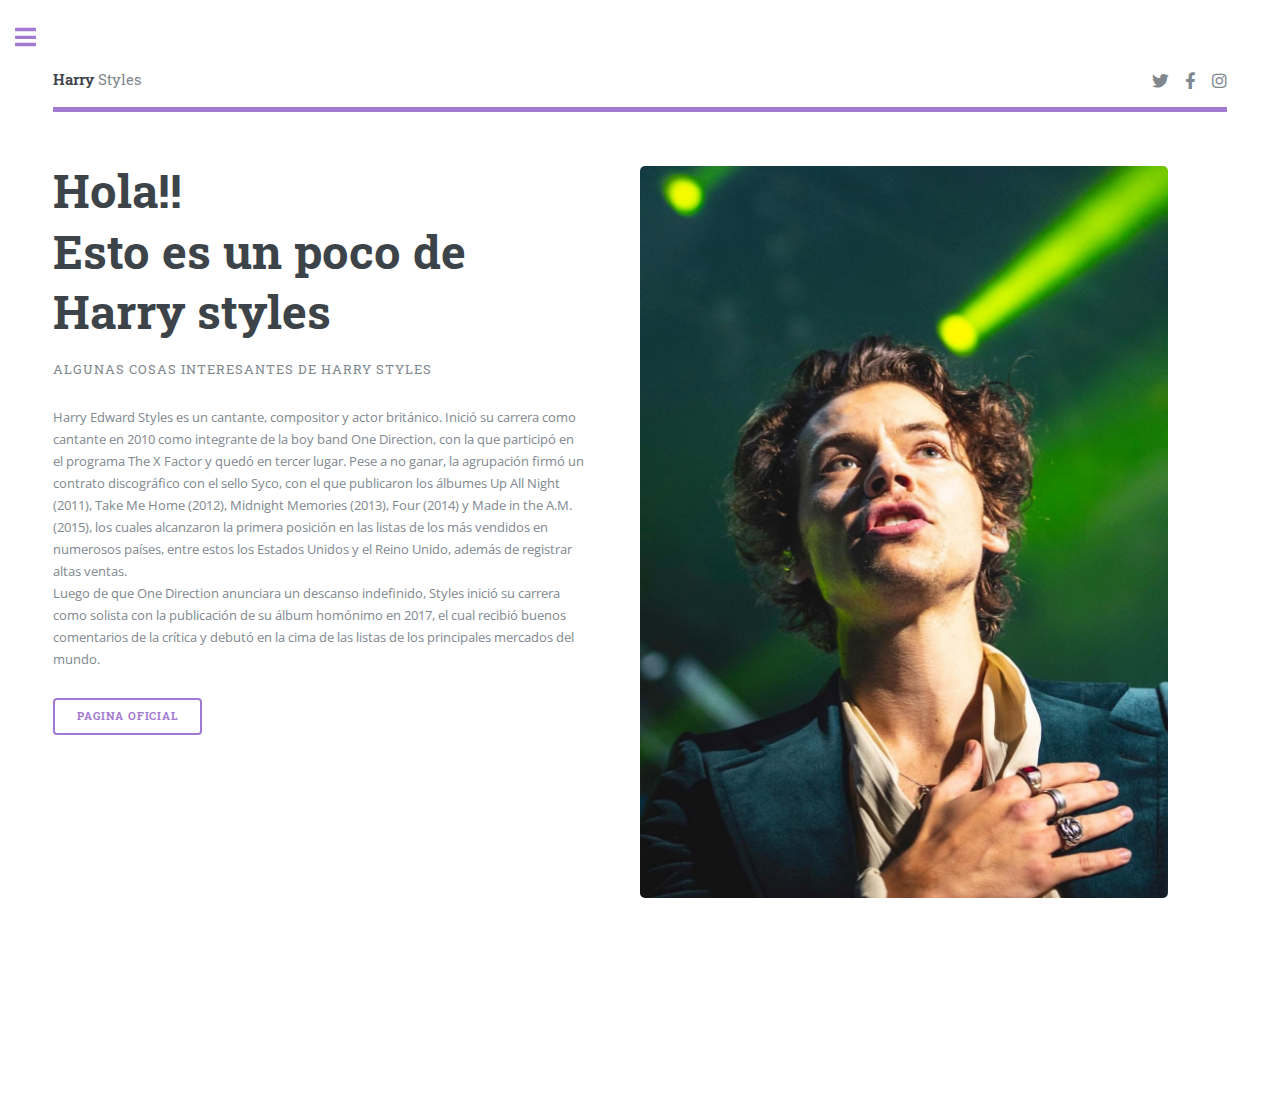
<file: index.html>
<!DOCTYPE HTML>
<!--
Sub diseno: J.J. NULL
	
-->
<html>
	<head>
		<title>Harry Styles</title>
		<meta charset="utf-8" />
		<meta name="viewport" content="width=device-width, initial-scale=1, user-scalable=no" />
		<link rel="stylesheet" href="assets/css/main.css" />
	</head>
	<body class="is-preload">

		<!-- Wrapper -->
			<div id="wrapper">

				<!-- Main -->
					<div id="main">
						<div class="inner">

							<!-- Header -->
								<header id="header">
									<a href="index.html" class="logo"><strong>Harry</strong> Styles</a>
									<ul class="icons">
										<li><a href="https://twitter.com/Harry_Styles?s=20" class="icon brands fa-twitter"><span class="label">Twitter</span></a></li>
										<li><a href="https://www.facebook.com/harrystyles" class="icon brands fa-facebook-f"><span class="label">Facebook</span></a></li>
										<li><a href="https://www.instagram.com/harrystyles/?hl=es" class="icon brands fa-instagram"><span class="label">Instagram</span></a></li>
									</ul>
								</header>

							<!-- Banner -->
								<section id="banner">
									<div class="content">
										<header>
											<h1>Hola!! <br />
											 Esto es un poco de Harry styles</h1>
											<p>Algunas cosas interesantes de Harry Styles</p>
										</header>
										<p>Harry Edward Styles
											es un cantante, compositor y actor británico. Inició su carrera como cantante en 2010 como integrante de la boy band One Direction, con la que participó en el programa The X Factor y quedó en tercer lugar.
											Pese a no ganar, la agrupación firmó un contrato discográfico con el sello Syco, con el que publicaron los álbumes Up All Night (2011), Take Me Home (2012), Midnight Memories (2013), Four (2014) y Made in the A.M. (2015),
											 los cuales alcanzaron la primera posición en las listas de los más vendidos en numerosos países, entre estos los Estados Unidos y el Reino Unido, además de registrar altas ventas.
											 <br>
											 Luego de que One Direction anunciara un descanso indefinido, Styles inició su carrera como solista con la publicación de su álbum homónimo en 2017, el cual recibió buenos comentarios de la crítica y debutó en la cima de
											  las listas de los principales mercados del mundo.
										</p>
										<ul class="actions">
											<li><a href="https://hstyles.co.uk/tour" class="button big">Pagina oficial </a></li>
										</ul>
									</div>
									<span class="image object">
										<img  src="images/Inicio01.png" alt="" width="20" height="20" />
									</span>
								</section>

							<!-- Section -->
							

							<!-- Section -->
							

						</div>
					</div>

				<!-- Sidebar -->
					<div id="sidebar">
						<div class="inner">

							<!-- Search -->

							<!-- Menu -->
								<nav id="menu">
									<header class="major">
										<h2>Menu</h2>
									</header>
									<ul>
										<li><a href="index.html">Inicio</a></li>
										<li><a href="discografia.html">Discografia</a></li>
										<li><a href="galeria.html">Galeria</a></li>
										<li><a href="videos.html">Videos</a></li>
										
									
									</ul>
								</nav>

							<!-- Section -->
								<section>
									<header class="major">
										<h2>Ultimas noticias
										
										</h2>
									</header>
									<div class="mini-posts">
										<article>
											<a href="#" class="image"><img src="images/noticia1.jpg" alt="" /></a>				
											<p>LOVE ON TOUR saldrá por los Estados Unidos este septiembre y no podría estar más emocionado por estos shows. 
												Como siempre, el bienestar de mis fans, banda y equipo es mi máxima prioridad.</p>
										</article>
									</div>
									<ul class="actions">
										<li><a href="https://hstyles.co.uk/tour" class="button">Leer</a></li>
									</ul>
								</section>

							<!-- Section -->
							

							<!-- Footer -->
							<footer id="footer">
								<p class="copyright">&copy; Berenice <a href="https://unsplash.com"></a> </p>
							</footer>

						</div>
					</div>

			</div>

		<!-- Scripts -->
			<script src="assets/js/jquery.min.js"></script>
			<script src="assets/js/browser.min.js"></script>
			<script src="assets/js/breakpoints.min.js"></script>
			<script src="assets/js/util.js"></script>
			<script src="assets/js/main.js"></script>

	</body>
</html>
</file>
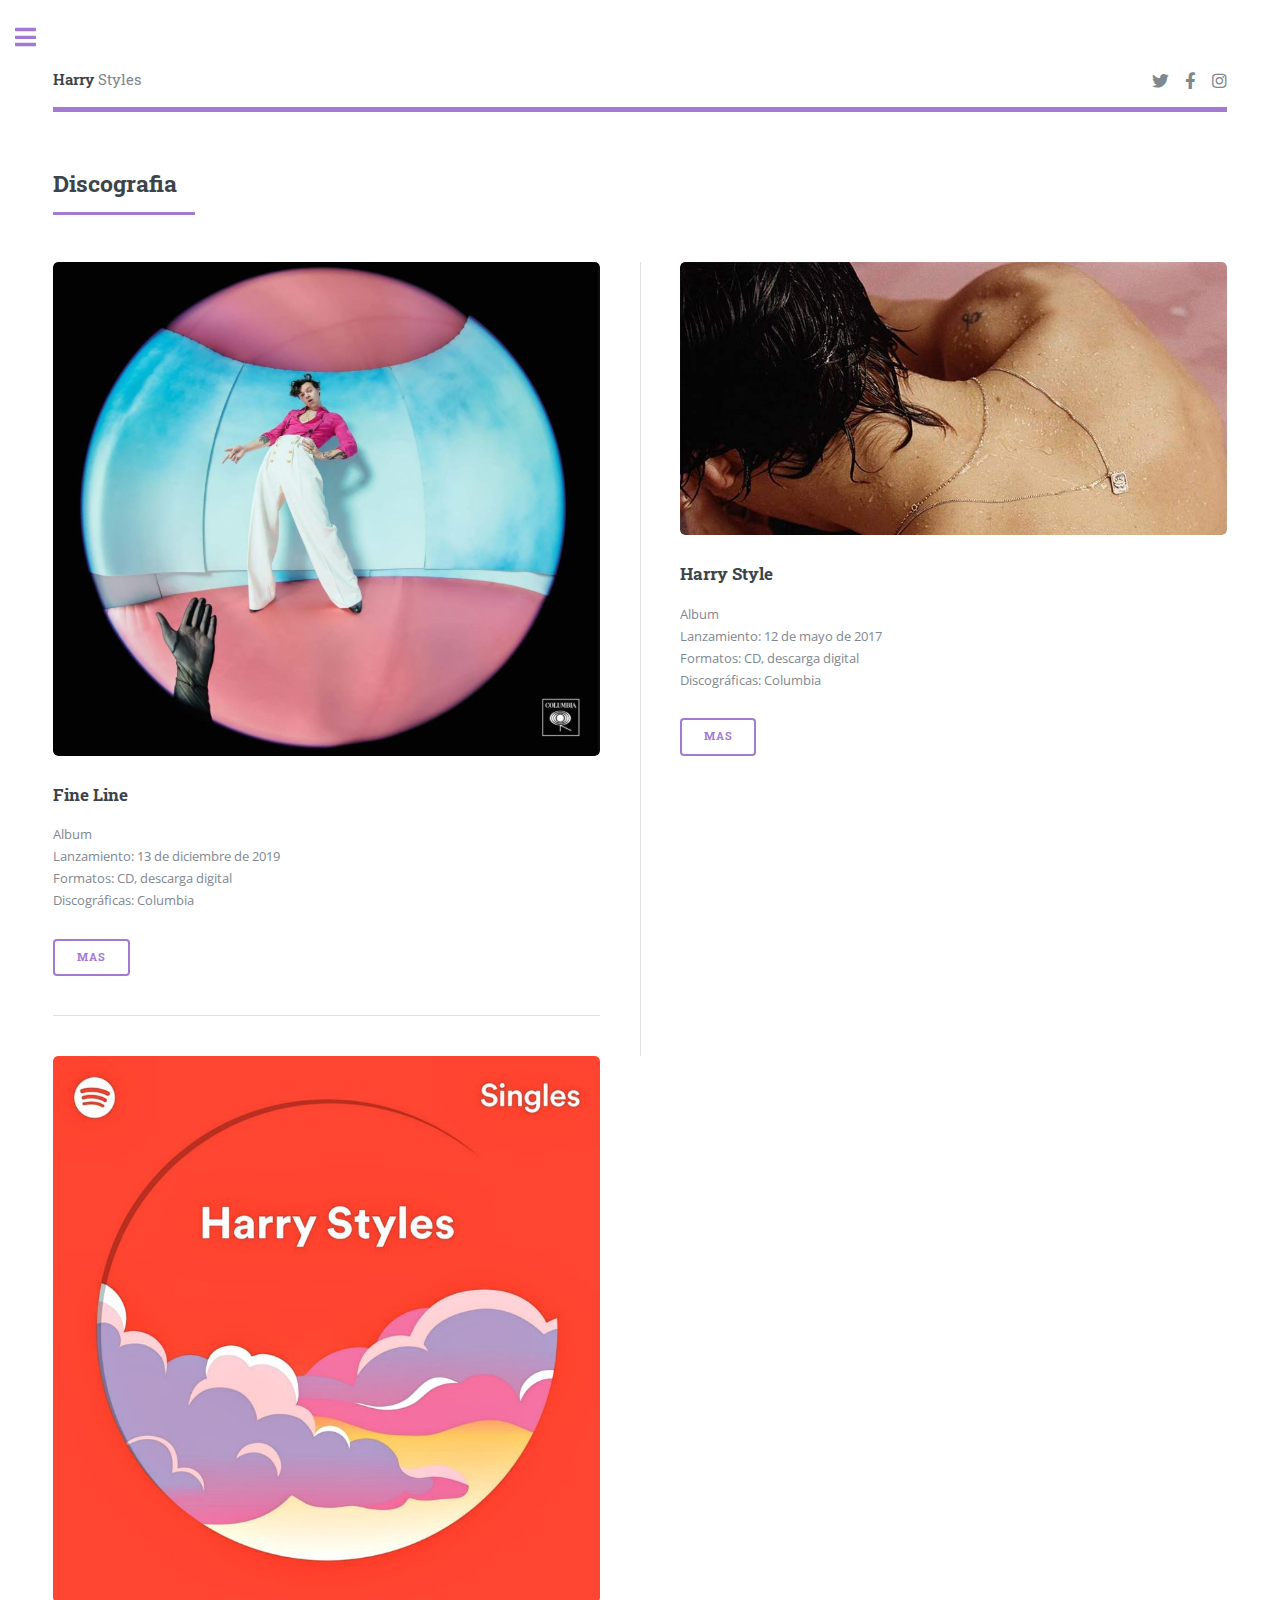
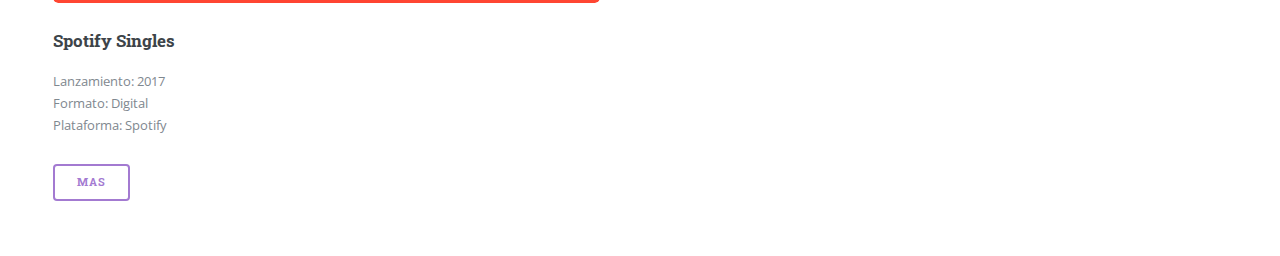
<file: discografia.html>
<!DOCTYPE HTML>
<!--
	Sub diseno: J.J. NULL
	
-->
<html>
	<head>
		<title>Harry Styles</title>
		<meta charset="utf-8" />
		<meta name="viewport" content="width=device-width, initial-scale=1, user-scalable=no" />
		<link rel="stylesheet" href="assets/css/main.css" />
	</head>
	<body class="is-preload">

		<!-- Wrapper -->
			<div id="wrapper">

				<!-- Main -->
					<div id="main">
						<div class="inner">

							<!-- Header -->
								<header id="header">
									<a href="index.html" class="logo"><strong>Harry</strong> Styles</a>
									<ul class="icons">
										<li><a href="https://twitter.com/Harry_Styles?s=20" class="icon brands fa-twitter"><span class="label">Twitter</span></a></li>
										<li><a href="https://www.facebook.com/harrystyles" class="icon brands fa-facebook-f"><span class="label">Facebook</span></a></li>
										<li><a href="https://www.instagram.com/harrystyles/?hl=es" class="icon brands fa-instagram"><span class="label">Instagram</span></a></li>
									</ul>
								</header>

							<!-- Banner -->


							<!-- Section -->
							
							<!-- Section -->
								<section>
									<header class="major">
										<h2>Discografia</h2>
									</header>
									<div class="posts">
										<article>
											<a href="#" class="image"><img src="images/Fineline-albun.png" alt="" /></a>
											<h3>Fine Line</h3>
											<p>
Album <br>
												Lanzamiento: 13 de diciembre de 2019 <br>
												Formatos: CD, descarga digital <br>
												Discográficas: Columbia <br>

											</p>
											<ul class="actions">
												<li><a href="https://open.spotify.com/album/7xV2TzoaVc0ycW7fwBwAml?si=7kTz5ryIT7G8iSLBMAzJfA&dl_branch=1" class="button">Mas</a></li>
											</ul>
										</article>
										<article>
											<a href="#" class="image"><img src="images/harry-styles-album.jpg" alt="" /></a>
											<h3>Harry Style</h3>
											<p>
												Album <br>
												Lanzamiento: 12 de mayo de 2017 <br>
												Formatos: CD, descarga digital <br>
												Discográficas: Columbia <br>
											</p>
											<ul class="actions">
												<li><a href="https://open.spotify.com/album/1FZKIm3JVDCxTchXDo5jOV?si=nTnQMWM6QL6QVevXY9szrA&dl_branch=1" class="button">Mas</a></li>
											</ul>
										</article>
										<article>
											<a href="#" class="image"><img src="images/Sencillo-harry.jpg" alt="" /></a>
											<h3>Spotify Singles</h3>
											<p>
												Lanzamiento: 2017 <br>
												Formato: Digital <br>
												Plataforma: Spotify
											</p>
											<ul class="actions">
												<li><a href="https://open.spotify.com/album/7neiWgd56IO7vi2cRUP8Tj?si=zHtFL7GQSNiuz2uNx5oNKQ&dl_branch=1" class="button">Mas</a></li>
											</ul>
										</article>
									
									</div>
								</section>

						</div>
					</div>

				<!-- Sidebar -->
					<div id="sidebar">
						<div class="inner">

							<!-- Search -->

							<!-- Menu -->
								<nav id="menu">
									<header class="major">
										<h2>Menu</h2>
									</header>
									<ul>
										<li><a href="index.html">Inicio</a></li>
										<li><a href="discografia.html">Discografia</a></li>
										<li><a href="galeria.html">Galeria</a></li>
										<li><a href="videos.html">Videos</a></li>
									
									
									</ul>
								</nav>

							<!-- Section -->
								<section>
									<header class="major">
										<h2>Ultimas noticias
										
										</h2>
									</header>
									<div class="mini-posts">
										<article>
											<a href="#" class="image"><img src="images/noticia1.jpg" alt="" /></a>					
											<p>LOVE ON TOUR saldrá por los Estados Unidos este septiembre y no podría estar más emocionado por estos shows. 
												Como siempre, el bienestar de mis fans, banda y equipo es mi máxima prioridad.</p>
										</article>
									</div>
									<ul class="actions">
										<li><a href="https://hstyles.co.uk/tour" class="button">Leer</a></li>
									</ul>
								</section>

							<!-- Footer -->
							<footer id="footer">
								<p class="copyright">&copy; Berenice <a href="https://unsplash.com"></a> </p>
							</footer>

						</div>
					</div>

			</div>

		<!-- Scripts -->
			<script src="assets/js/jquery.min.js"></script>
			<script src="assets/js/browser.min.js"></script>
			<script src="assets/js/breakpoints.min.js"></script>
			<script src="assets/js/util.js"></script>
			<script src="assets/js/main.js"></script>

	</body>
</html>
</file>
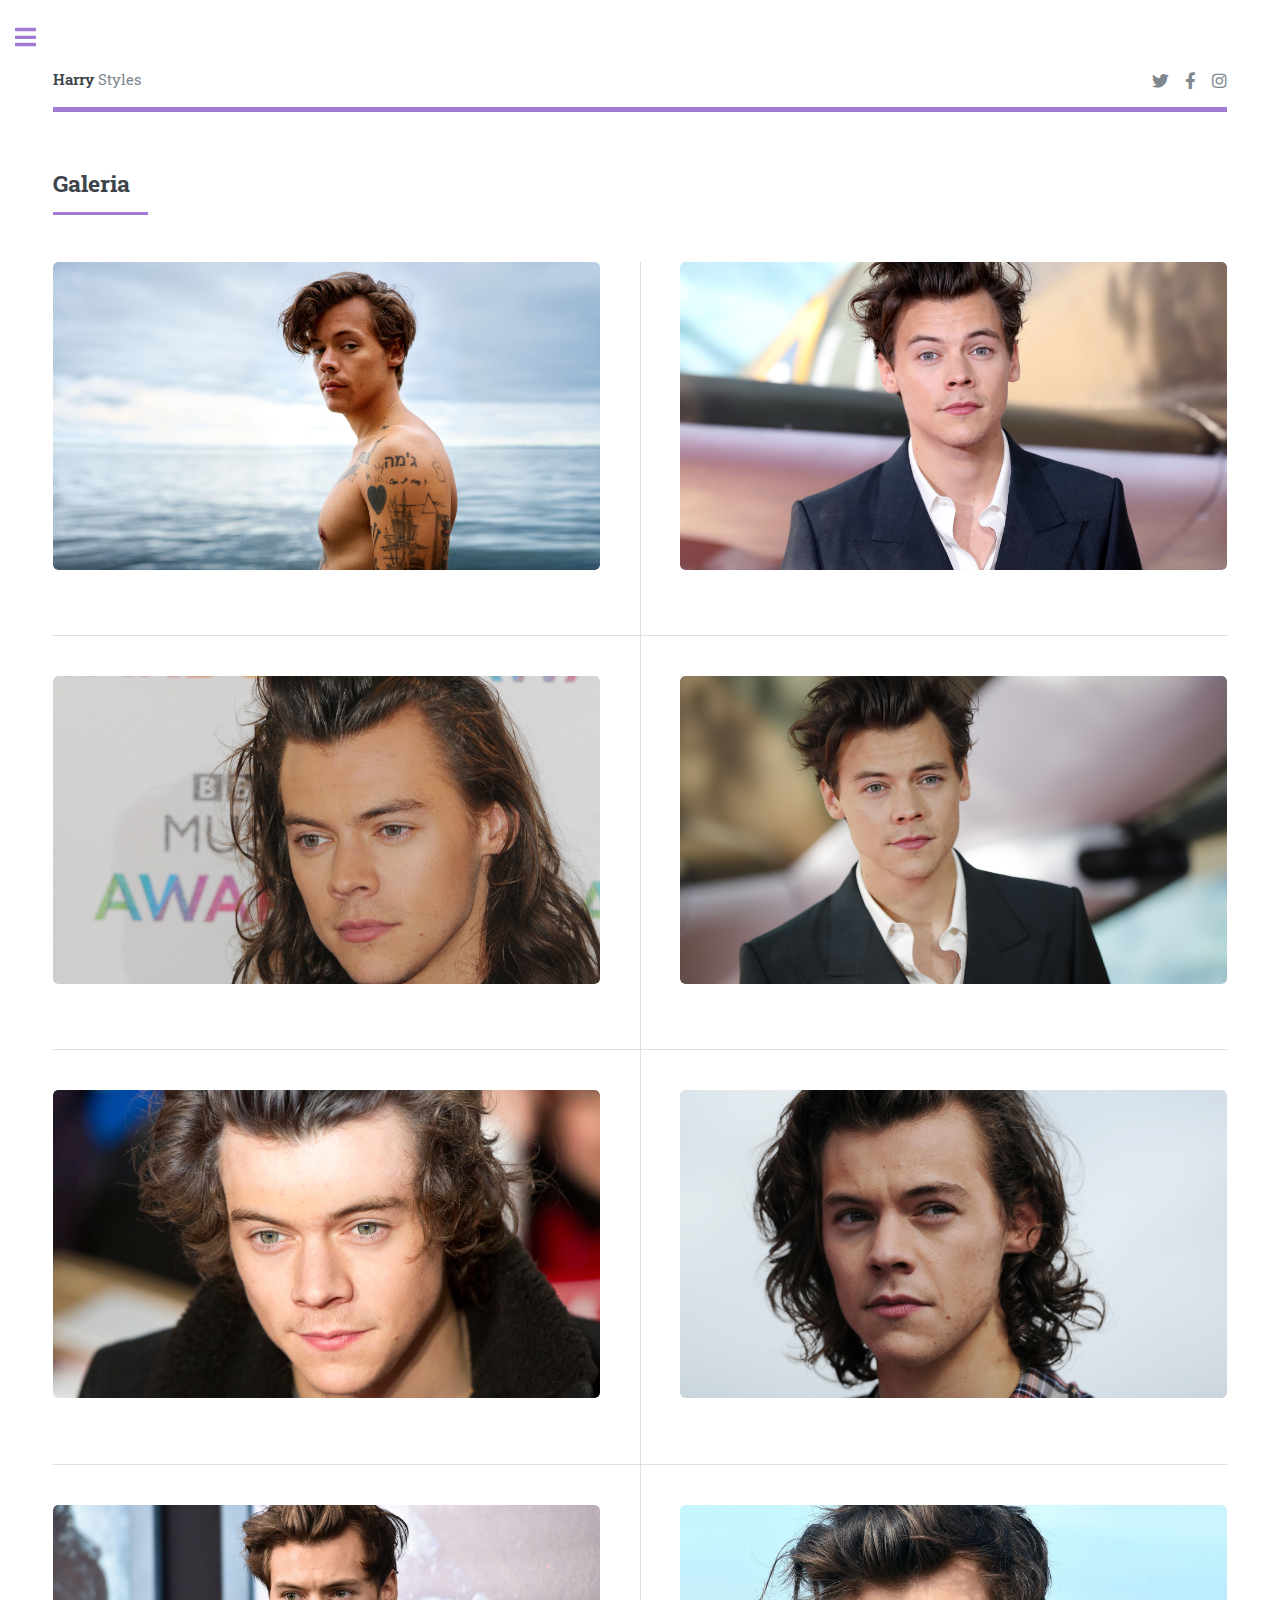
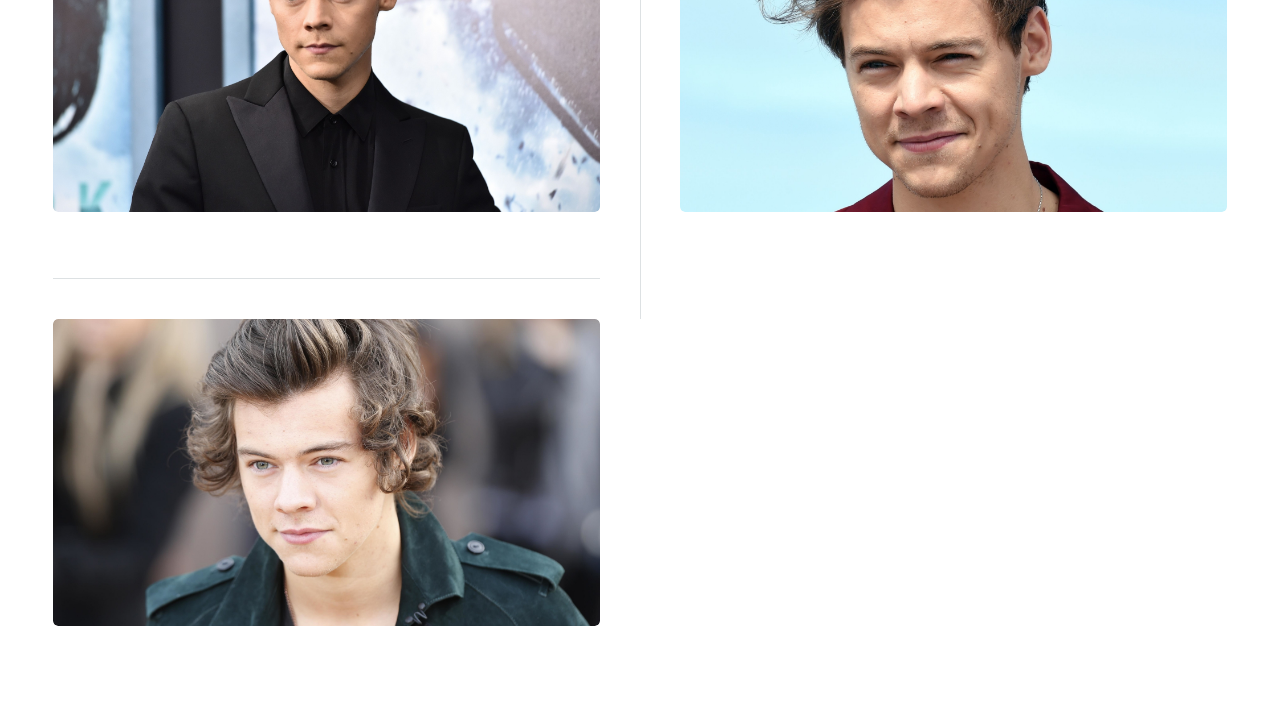
<file: galeria.html>
<!DOCTYPE HTML>
<!--
	Sub diseno: J.J. NULL
	
-->
<html>
	<head>
		<title>Harry Styles</title>
		<meta charset="utf-8" />
		<meta name="viewport" content="width=device-width, initial-scale=1, user-scalable=no" />
		<link rel="stylesheet" href="assets/css/main.css" />
	</head>
	<body class="is-preload">

		<!-- Wrapper -->
			<div id="wrapper">

				<!-- Main -->
					<div id="main">
						<div class="inner">

							<!-- Header -->
								<header id="header">
									<a href="index.html" class="logo"><strong>Harry</strong> Styles</a>
									<ul class="icons">
										<li><a href="https://twitter.com/Harry_Styles?s=20" class="icon brands fa-twitter"><span class="label">Twitter</span></a></li>
										<li><a href="https://www.facebook.com/harrystyles" class="icon brands fa-facebook-f"><span class="label">Facebook</span></a></li>
										<li><a href="https://www.instagram.com/harrystyles/?hl=es" class="icon brands fa-instagram"><span class="label">Instagram</span></a></li>
									</ul>
								</header>

							<!-- Banner -->


							<!-- Section -->
							
							<!-- Section -->
								<section>
									<header class="major">
										<h2>Galeria</h2>
									</header>
									<div class="posts">
										<article>
											<a class="image"><img src="images/galeria/1.jpg" alt="" /></a>
											
										</article>
										<article>
											<a  class="image"><img src="images/galeria/2.jpg" alt="" /></a>
											
										</article>



										<article>
											<a  class="image"><img src="images/galeria/3.jpg" alt="" /></a>
											
										</article>
										<article>
											<a  class="image"><img src="images/galeria/4.jpg" alt="" /></a>
											
										</article>
										<article>
											<a  class="image"><img src="images/galeria/5.jpg" alt="" /></a>
										</article>
										<article>
											<a  class="image"><img src="images/galeria/6.jpg" alt="" /></a>
										</article>
										<article>
											<a  class="image"><img src="images/galeria/7.jpg" alt="" /></a>
										</article>
										<article>
											<a  class="image"><img src="images/galeria/8.jpg" alt="" /></a>
										</article>
										<article>
											<a  class="image"><img src="images/galeria/9.jpg" alt="" /></a>
										</article>
									
									</div>
								</section>

						</div>
					</div>

				<!-- Sidebar -->
					<div id="sidebar">
						<div class="inner">

							<!-- Search -->

							<!-- Menu -->
								<nav id="menu">
									<header class="major">
										<h2>Menu</h2>
									</header>
									<ul>
										<li><a href="index.html">Inicio</a></li>
										<li><a href="discografia.html">Discografia</a></li>
										<li><a href="galeria.html">Galeria</a></li>
										<li><a href="videos.html">Videos</a></li>
									
									
									</ul>
								</nav>

							<!-- Section -->
								<section>
									<header class="major">
										<h2>Ultimas noticias
										
										</h2>
									</header>
									<div class="mini-posts">
										<article>
											<a href="#" class="image"><img src="images/noticia1.jpg" alt="" /></a>					
											<p>LOVE ON TOUR saldrá por los Estados Unidos este septiembre y no podría estar más emocionado por estos shows. 
												Como siempre, el bienestar de mis fans, banda y equipo es mi máxima prioridad.</p>
										</article>
									</div>
									<ul class="actions">
										<li><a href="https://hstyles.co.uk/tour" class="button">Leer</a></li>
									</ul>
								</section>

							<!-- Footer -->
							<footer id="footer">
								<p class="copyright">&copy; Berenice <a href="https://unsplash.com"></a> </p>
							</footer>

						</div>
					</div>

			</div>

		<!-- Scripts -->
			<script src="assets/js/jquery.min.js"></script>
			<script src="assets/js/browser.min.js"></script>
			<script src="assets/js/breakpoints.min.js"></script>
			<script src="assets/js/util.js"></script>
			<script src="assets/js/main.js"></script>

	</body>
</html>
</file>
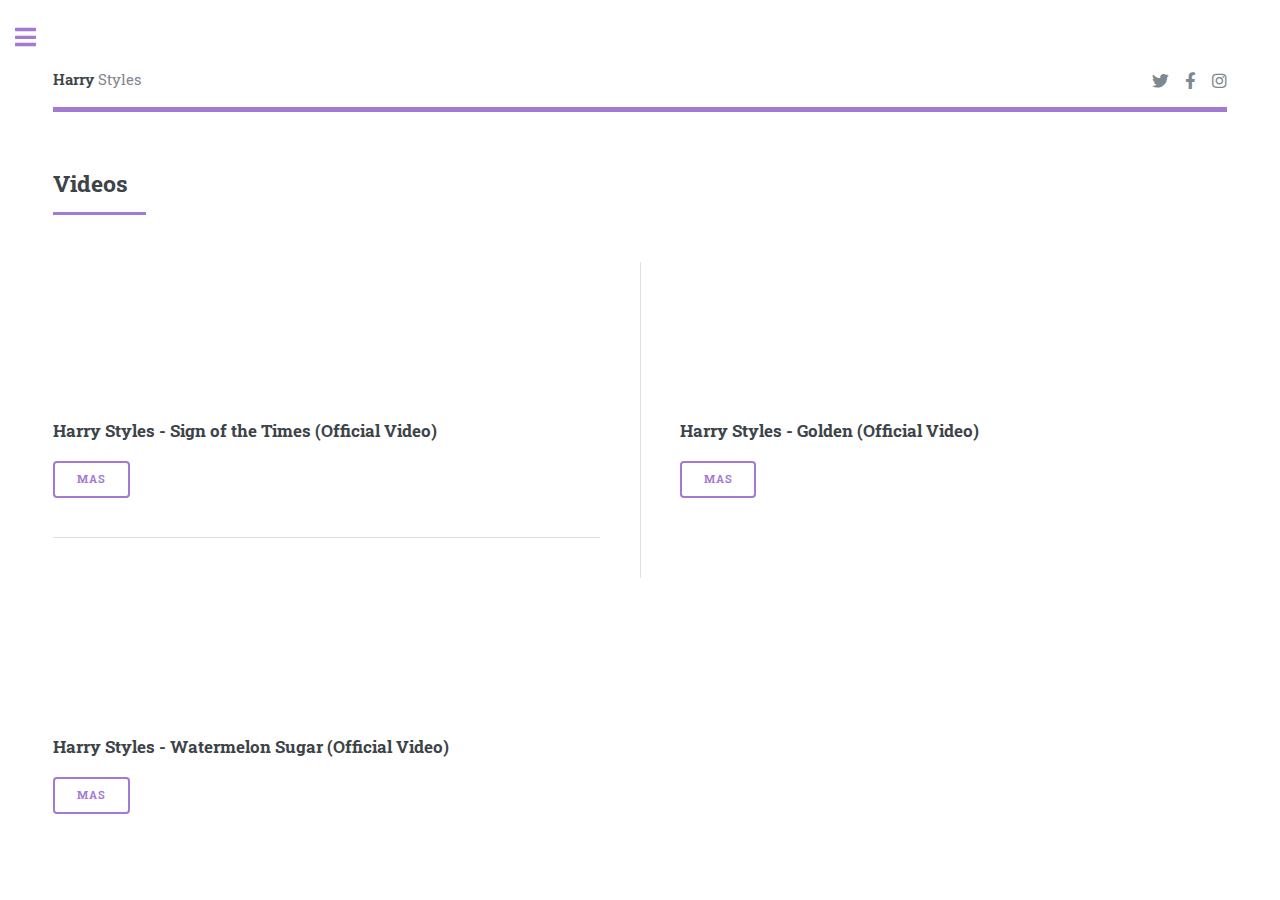
<file: videos.html>
<!DOCTYPE HTML>
<!--
Sub diseno: J.J. NULL
-->
<html>
	<head>
		<title>Harry Styles</title>
		<meta charset="utf-8" />
		<meta name="viewport" content="width=device-width, initial-scale=1, user-scalable=no" />
		<link rel="stylesheet" href="assets/css/main.css" />
	</head>
	<body class="is-preload">

		<!-- Wrapper -->
			<div id="wrapper">

				<!-- Main -->
					<div id="main">
						<div class="inner">

							<!-- Header -->
								<header id="header">
									<a href="index.html" class="logo"><strong>Harry</strong> Styles</a>
									<ul class="icons">
										<li><a href="https://twitter.com/Harry_Styles?s=20" class="icon brands fa-twitter"><span class="label">Twitter</span></a></li>
										<li><a href="https://www.facebook.com/harrystyles" class="icon brands fa-facebook-f"><span class="label">Facebook</span></a></li>
										<li><a href="https://www.instagram.com/harrystyles/?hl=es" class="icon brands fa-instagram"><span class="label">Instagram</span></a></li>
									</ul>
								</header>

							<!-- Banner -->


							<!-- Section -->
							
							<!-- Section -->
								<section>
									<header class="major">
										<h2>Videos</h2>
									</header>
									<div class="posts">
										<article>
											<iframe width="auto" height="auto" src="https://www.youtube.com/embed/qN4ooNx77u0" title="YouTube video player" frameborder="0" allow="accelerometer; autoplay; clipboard-write; encrypted-media; gyroscope; picture-in-picture" allowfullscreen></iframe>
                                            <!-- <a href="#" class="image"><img src="images/Fineline-albun.png" alt="" /></a> -->
											<h3>Harry Styles - Sign of the Times (Official Video)</h3>
			
											<ul class="actions">
												<li><a href="https://open.spotify.com/album/7xV2TzoaVc0ycW7fwBwAml?si=7kTz5ryIT7G8iSLBMAzJfA&dl_branch=1" class="button">Mas</a></li>
											</ul>
										</article>
										<article>
                                            <iframe width="auto" height="auto" src="https://www.youtube.com/embed/P3cffdsEXXw" title="YouTube video player" frameborder="0" allow="accelerometer; autoplay; clipboard-write; encrypted-media; gyroscope; picture-in-picture" allowfullscreen></iframe>
											<h3>Harry Styles - Golden (Official Video)</h3>
										
											<ul class="actions">
												<li><a href="https://open.spotify.com/album/1FZKIm3JVDCxTchXDo5jOV?si=nTnQMWM6QL6QVevXY9szrA&dl_branch=1" class="button">Mas</a></li>
											</ul>
										</article>
										<article>
											<iframe width="auto" height="auto" src="https://www.youtube.com/embed/E07s5ZYygMg" title="YouTube video player" frameborder="0" allow="accelerometer; autoplay; clipboard-write; encrypted-media; gyroscope; picture-in-picture" allowfullscreen></iframe>
											<h3>Harry Styles - Watermelon Sugar (Official Video)</h3>
										
											<ul class="actions">
												<li><a href="https://open.spotify.com/album/7neiWgd56IO7vi2cRUP8Tj?si=zHtFL7GQSNiuz2uNx5oNKQ&dl_branch=1" class="button">Mas</a></li>
											</ul>
										</article>
									
									</div>
								</section>

						</div>
					</div>

				<!-- Sidebar -->
					<div id="sidebar">
						<div class="inner">

							<!-- Search -->

							<!-- Menu -->
								<nav id="menu">
									<header class="major">
										<h2>Menu</h2>
									</header>
									<ul>
										<li><a href="index.html">Inicio</a></li>
										<li><a href="discografia.html">Discografia</a></li>
										<li><a href="galeria.html">Galeria</a></li>
										<li><a href="videos.html">Videos</a></li>
										
									
									</ul>
								</nav>

							<!-- Section -->
								<section>
									<header class="major">
										<h2>Ultimas noticias
										
										</h2>
									</header>
									<div class="mini-posts">
										<article>
											<a href="#" class="image"><img src="images/noticia1.jpg" alt="" /></a>					
											<p>LOVE ON TOUR saldrá por los Estados Unidos este septiembre y no podría estar más emocionado por estos shows. 
												Como siempre, el bienestar de mis fans, banda y equipo es mi máxima prioridad.</p>
										</article>
									</div>
									<ul class="actions">
										<li><a href="https://hstyles.co.uk/tour" class="button">Leer</a></li>
									</ul>
								</section>

							<!-- Footer -->
								<footer id="footer">
									<p class="copyright">&copy; Berenice <a href="https://unsplash.com"></a> </p>
								</footer>

						</div>
					</div>

			</div>

		<!-- Scripts -->
			<script src="assets/js/jquery.min.js"></script>
			<script src="assets/js/browser.min.js"></script>
			<script src="assets/js/breakpoints.min.js"></script>
			<script src="assets/js/util.js"></script>
			<script src="assets/js/main.js"></script>

	</body>
</html>
</file>
<file: assets/css/main.css>
@import url(fontawesome-all.min.css);
@import url("https://fonts.googleapis.com/css?family=Open+Sans:400,600,400italic,600italic|Roboto+Slab:400,700");
/*
	Editorial by HTML5 UP
	html5up.net | @ajlkn
	Free for personal and commercial use under the CCA 3.0 license (html5up.net/license)
*/
html, body, div, span, applet, object,
iframe, h1, h2, h3, h4, h5, h6, p, blockquote,
pre, a, abbr, acronym, address, big, cite,
code, del, dfn, em, img, ins, kbd, q, s, samp,
small, strike, strong, sub, sup, tt, var, b,
u, i, center, dl, dt, dd, ol, ul, li, fieldset,
form, label, legend, table, caption, tbody,
tfoot, thead, tr, th, td, article, aside,
canvas, details, embed, figure, figcaption,
footer, header, hgroup, menu, nav, output, ruby,
section, summary, time, mark, audio, video {
  margin: 0;
  padding: 0;
  border: 0;
  font-size: 100%;
  font: inherit;
  vertical-align: baseline; }

article, aside, details, figcaption, figure,
footer, header, hgroup, menu, nav, section {
  display: block; }

body {
  line-height: 1; }

ol, ul {
  list-style: none; }

blockquote, q {
  quotes: none; }
  blockquote:before, blockquote:after, q:before, q:after {
    content: '';
    content: none; }

table {
  border-collapse: collapse;
  border-spacing: 0; }

body {
  -webkit-text-size-adjust: none; }

mark {
  background-color: transparent;
  color: inherit; }

input::-moz-focus-inner {
  border: 0;
  padding: 0; }

input, select, textarea {
  -moz-appearance: none;
  -webkit-appearance: none;
  -ms-appearance: none;
  appearance: none; }

/* Basic */
@-ms-viewport {
  width: device-width; }

body {
  -ms-overflow-style: scrollbar; }

@media screen and (max-width: 480px) {
  html, body {
    min-width: 320px; } }

html {
  box-sizing: border-box; }

*, *:before, *:after {
  box-sizing: inherit; }

body {
  background: #ffffff; }
  body.is-preload *, body.is-preload *:before, body.is-preload *:after, body.is-resizing *, body.is-resizing *:before, body.is-resizing *:after {
    -moz-animation: none !important;
    -webkit-animation: none !important;
    -ms-animation: none !important;
    animation: none !important;
    -moz-transition: none !important;
    -webkit-transition: none !important;
    -ms-transition: none !important;
    transition: none !important; }

/* Type */
body, input, select, textarea {
  color: #7f888f;
  font-family: "Open Sans", sans-serif;
  font-size: 13pt;
  font-weight: 400;
  line-height: 1.65; }
  @media screen and (max-width: 1680px) {
    body, input, select, textarea {
      font-size: 11pt; } }
  @media screen and (max-width: 1280px) {
    body, input, select, textarea {
      font-size: 10pt; } }
  @media screen and (max-width: 360px) {
    body, input, select, textarea {
      font-size: 9pt; } }

a {
  -moz-transition: color 0.2s ease-in-out, border-bottom-color 0.2s ease-in-out;
  -webkit-transition: color 0.2s ease-in-out, border-bottom-color 0.2s ease-in-out;
  -ms-transition: color 0.2s ease-in-out, border-bottom-color 0.2s ease-in-out;
  transition: color 0.2s ease-in-out, border-bottom-color 0.2s ease-in-out;
  border-bottom: dotted 1px;
  color: #a37ad1;
  text-decoration: none; }
  a:hover {
    border-bottom-color: #a37ad1;
    color: #a37ad1 !important; }
    a:hover strong {
      color: inherit; }

strong, b {
  color: #3d4449;
  font-weight: 600; }

em, i {
  font-style: italic; }

p {
  margin: 0 0 2em 0; }

h1, h2, h3, h4, h5, h6 {
  color: #3d4449;
  font-family: "Roboto Slab", serif;
  font-weight: 700;
  line-height: 1.5;
  margin: 0 0 1em 0; }
  h1 a, h2 a, h3 a, h4 a, h5 a, h6 a {
    color: inherit;
    text-decoration: none;
    border-bottom: 0; }

h1 {
  font-size: 4em;
  margin: 0 0 0.5em 0;
  line-height: 1.3; }

h2 {
  font-size: 1.75em; }

h3 {
  font-size: 1.25em; }

h4 {
  font-size: 1.1em; }

h5 {
  font-size: 0.9em; }

h6 {
  font-size: 0.7em; }

@media screen and (max-width: 1680px) {
  h1 {
    font-size: 3.5em; } }

@media screen and (max-width: 980px) {
  h1 {
    font-size: 3.25em; } }

@media screen and (max-width: 736px) {
  h1 {
    font-size: 2em;
    line-height: 1.4; }
  h2 {
    font-size: 1.5em; } }

sub {
  font-size: 0.8em;
  position: relative;
  top: 0.5em; }

sup {
  font-size: 0.8em;
  position: relative;
  top: -0.5em; }

blockquote {
  border-left: solid 3px rgba(210, 215, 217, 0.75);
  font-style: italic;
  margin: 0 0 2em 0;
  padding: 0.5em 0 0.5em 2em; }

code {
  background: rgba(230, 235, 237, 0.25);
  border-radius: 0.375em;
  border: solid 1px rgba(210, 215, 217, 0.75);
  font-family: "Courier New", monospace;
  font-size: 0.9em;
  margin: 0 0.25em;
  padding: 0.25em 0.65em; }

pre {
  -webkit-overflow-scrolling: touch;
  font-family: "Courier New", monospace;
  font-size: 0.9em;
  margin: 0 0 2em 0; }
  pre code {
    display: block;
    line-height: 1.75;
    padding: 1em 1.5em;
    overflow-x: auto; }

hr {
  border: 0;
  border-bottom: solid 1px rgba(210, 215, 217, 0.75);
  margin: 2em 0; }
  hr.major {
    margin: 3em 0; }

.align-left {
  text-align: left; }

.align-center {
  text-align: center; }

.align-right {
  text-align: right; }

/* Row */
.row {
  display: flex;
  flex-wrap: wrap;
  box-sizing: border-box;
  align-items: stretch; }
  .row > * {
    box-sizing: border-box; }
  .row.gtr-uniform > * > :last-child {
    margin-bottom: 0; }
  .row.aln-left {
    justify-content: flex-start; }
  .row.aln-center {
    justify-content: center; }
  .row.aln-right {
    justify-content: flex-end; }
  .row.aln-top {
    align-items: flex-start; }
  .row.aln-middle {
    align-items: center; }
  .row.aln-bottom {
    align-items: flex-end; }
  .row > .imp {
    order: -1; }
  .row > .col-1 {
    width: 8.33333%; }
  .row > .off-1 {
    margin-left: 8.33333%; }
  .row > .col-2 {
    width: 16.66667%; }
  .row > .off-2 {
    margin-left: 16.66667%; }
  .row > .col-3 {
    width: 25%; }
  .row > .off-3 {
    margin-left: 25%; }
  .row > .col-4 {
    width: 33.33333%; }
  .row > .off-4 {
    margin-left: 33.33333%; }
  .row > .col-5 {
    width: 41.66667%; }
  .row > .off-5 {
    margin-left: 41.66667%; }
  .row > .col-6 {
    width: 50%; }
  .row > .off-6 {
    margin-left: 50%; }
  .row > .col-7 {
    width: 58.33333%; }
  .row > .off-7 {
    margin-left: 58.33333%; }
  .row > .col-8 {
    width: 66.66667%; }
  .row > .off-8 {
    margin-left: 66.66667%; }
  .row > .col-9 {
    width: 75%; }
  .row > .off-9 {
    margin-left: 75%; }
  .row > .col-10 {
    width: 83.33333%; }
  .row > .off-10 {
    margin-left: 83.33333%; }
  .row > .col-11 {
    width: 91.66667%; }
  .row > .off-11 {
    margin-left: 91.66667%; }
  .row > .col-12 {
    width: 100%; }
  .row > .off-12 {
    margin-left: 100%; }
  .row.gtr-0 {
    margin-top: 0;
    margin-left: 0em; }
    .row.gtr-0 > * {
      padding: 0 0 0 0em; }
    .row.gtr-0.gtr-uniform {
      margin-top: 0em; }
      .row.gtr-0.gtr-uniform > * {
        padding-top: 0em; }
  .row.gtr-25 {
    margin-top: 0;
    margin-left: -0.375em; }
    .row.gtr-25 > * {
      padding: 0 0 0 0.375em; }
    .row.gtr-25.gtr-uniform {
      margin-top: -0.375em; }
      .row.gtr-25.gtr-uniform > * {
        padding-top: 0.375em; }
  .row.gtr-50 {
    margin-top: 0;
    margin-left: -0.75em; }
    .row.gtr-50 > * {
      padding: 0 0 0 0.75em; }
    .row.gtr-50.gtr-uniform {
      margin-top: -0.75em; }
      .row.gtr-50.gtr-uniform > * {
        padding-top: 0.75em; }
  .row {
    margin-top: 0;
    margin-left: -1.5em; }
    .row > * {
      padding: 0 0 0 1.5em; }
    .row.gtr-uniform {
      margin-top: -1.5em; }
      .row.gtr-uniform > * {
        padding-top: 1.5em; }
  .row.gtr-150 {
    margin-top: 0;
    margin-left: -2.25em; }
    .row.gtr-150 > * {
      padding: 0 0 0 2.25em; }
    .row.gtr-150.gtr-uniform {
      margin-top: -2.25em; }
      .row.gtr-150.gtr-uniform > * {
        padding-top: 2.25em; }
  .row.gtr-200 {
    margin-top: 0;
    margin-left: -3em; }
    .row.gtr-200 > * {
      padding: 0 0 0 3em; }
    .row.gtr-200.gtr-uniform {
      margin-top: -3em; }
      .row.gtr-200.gtr-uniform > * {
        padding-top: 3em; }
  @media screen and (max-width: 1680px) {
    .row {
      display: flex;
      flex-wrap: wrap;
      box-sizing: border-box;
      align-items: stretch; }
      .row > * {
        box-sizing: border-box; }
      .row.gtr-uniform > * > :last-child {
        margin-bottom: 0; }
      .row.aln-left {
        justify-content: flex-start; }
      .row.aln-center {
        justify-content: center; }
      .row.aln-right {
        justify-content: flex-end; }
      .row.aln-top {
        align-items: flex-start; }
      .row.aln-middle {
        align-items: center; }
      .row.aln-bottom {
        align-items: flex-end; }
      .row > .imp-xlarge {
        order: -1; }
      .row > .col-1-xlarge {
        width: 8.33333%; }
      .row > .off-1-xlarge {
        margin-left: 8.33333%; }
      .row > .col-2-xlarge {
        width: 16.66667%; }
      .row > .off-2-xlarge {
        margin-left: 16.66667%; }
      .row > .col-3-xlarge {
        width: 25%; }
      .row > .off-3-xlarge {
        margin-left: 25%; }
      .row > .col-4-xlarge {
        width: 33.33333%; }
      .row > .off-4-xlarge {
        margin-left: 33.33333%; }
      .row > .col-5-xlarge {
        width: 41.66667%; }
      .row > .off-5-xlarge {
        margin-left: 41.66667%; }
      .row > .col-6-xlarge {
        width: 50%; }
      .row > .off-6-xlarge {
        margin-left: 50%; }
      .row > .col-7-xlarge {
        width: 58.33333%; }
      .row > .off-7-xlarge {
        margin-left: 58.33333%; }
      .row > .col-8-xlarge {
        width: 66.66667%; }
      .row > .off-8-xlarge {
        margin-left: 66.66667%; }
      .row > .col-9-xlarge {
        width: 75%; }
      .row > .off-9-xlarge {
        margin-left: 75%; }
      .row > .col-10-xlarge {
        width: 83.33333%; }
      .row > .off-10-xlarge {
        margin-left: 83.33333%; }
      .row > .col-11-xlarge {
        width: 91.66667%; }
      .row > .off-11-xlarge {
        margin-left: 91.66667%; }
      .row > .col-12-xlarge {
        width: 100%; }
      .row > .off-12-xlarge {
        margin-left: 100%; }
      .row.gtr-0 {
        margin-top: 0;
        margin-left: 0em; }
        .row.gtr-0 > * {
          padding: 0 0 0 0em; }
        .row.gtr-0.gtr-uniform {
          margin-top: 0em; }
          .row.gtr-0.gtr-uniform > * {
            padding-top: 0em; }
      .row.gtr-25 {
        margin-top: 0;
        margin-left: -0.375em; }
        .row.gtr-25 > * {
          padding: 0 0 0 0.375em; }
        .row.gtr-25.gtr-uniform {
          margin-top: -0.375em; }
          .row.gtr-25.gtr-uniform > * {
            padding-top: 0.375em; }
      .row.gtr-50 {
        margin-top: 0;
        margin-left: -0.75em; }
        .row.gtr-50 > * {
          padding: 0 0 0 0.75em; }
        .row.gtr-50.gtr-uniform {
          margin-top: -0.75em; }
          .row.gtr-50.gtr-uniform > * {
            padding-top: 0.75em; }
      .row {
        margin-top: 0;
        margin-left: -1.5em; }
        .row > * {
          padding: 0 0 0 1.5em; }
        .row.gtr-uniform {
          margin-top: -1.5em; }
          .row.gtr-uniform > * {
            padding-top: 1.5em; }
      .row.gtr-150 {
        margin-top: 0;
        margin-left: -2.25em; }
        .row.gtr-150 > * {
          padding: 0 0 0 2.25em; }
        .row.gtr-150.gtr-uniform {
          margin-top: -2.25em; }
          .row.gtr-150.gtr-uniform > * {
            padding-top: 2.25em; }
      .row.gtr-200 {
        margin-top: 0;
        margin-left: -3em; }
        .row.gtr-200 > * {
          padding: 0 0 0 3em; }
        .row.gtr-200.gtr-uniform {
          margin-top: -3em; }
          .row.gtr-200.gtr-uniform > * {
            padding-top: 3em; } }
  @media screen and (max-width: 1280px) {
    .row {
      display: flex;
      flex-wrap: wrap;
      box-sizing: border-box;
      align-items: stretch; }
      .row > * {
        box-sizing: border-box; }
      .row.gtr-uniform > * > :last-child {
        margin-bottom: 0; }
      .row.aln-left {
        justify-content: flex-start; }
      .row.aln-center {
        justify-content: center; }
      .row.aln-right {
        justify-content: flex-end; }
      .row.aln-top {
        align-items: flex-start; }
      .row.aln-middle {
        align-items: center; }
      .row.aln-bottom {
        align-items: flex-end; }
      .row > .imp-large {
        order: -1; }
      .row > .col-1-large {
        width: 8.33333%; }
      .row > .off-1-large {
        margin-left: 8.33333%; }
      .row > .col-2-large {
        width: 16.66667%; }
      .row > .off-2-large {
        margin-left: 16.66667%; }
      .row > .col-3-large {
        width: 25%; }
      .row > .off-3-large {
        margin-left: 25%; }
      .row > .col-4-large {
        width: 33.33333%; }
      .row > .off-4-large {
        margin-left: 33.33333%; }
      .row > .col-5-large {
        width: 41.66667%; }
      .row > .off-5-large {
        margin-left: 41.66667%; }
      .row > .col-6-large {
        width: 50%; }
      .row > .off-6-large {
        margin-left: 50%; }
      .row > .col-7-large {
        width: 58.33333%; }
      .row > .off-7-large {
        margin-left: 58.33333%; }
      .row > .col-8-large {
        width: 66.66667%; }
      .row > .off-8-large {
        margin-left: 66.66667%; }
      .row > .col-9-large {
        width: 75%; }
      .row > .off-9-large {
        margin-left: 75%; }
      .row > .col-10-large {
        width: 83.33333%; }
      .row > .off-10-large {
        margin-left: 83.33333%; }
      .row > .col-11-large {
        width: 91.66667%; }
      .row > .off-11-large {
        margin-left: 91.66667%; }
      .row > .col-12-large {
        width: 100%; }
      .row > .off-12-large {
        margin-left: 100%; }
      .row.gtr-0 {
        margin-top: 0;
        margin-left: 0em; }
        .row.gtr-0 > * {
          padding: 0 0 0 0em; }
        .row.gtr-0.gtr-uniform {
          margin-top: 0em; }
          .row.gtr-0.gtr-uniform > * {
            padding-top: 0em; }
      .row.gtr-25 {
        margin-top: 0;
        margin-left: -0.375em; }
        .row.gtr-25 > * {
          padding: 0 0 0 0.375em; }
        .row.gtr-25.gtr-uniform {
          margin-top: -0.375em; }
          .row.gtr-25.gtr-uniform > * {
            padding-top: 0.375em; }
      .row.gtr-50 {
        margin-top: 0;
        margin-left: -0.75em; }
        .row.gtr-50 > * {
          padding: 0 0 0 0.75em; }
        .row.gtr-50.gtr-uniform {
          margin-top: -0.75em; }
          .row.gtr-50.gtr-uniform > * {
            padding-top: 0.75em; }
      .row {
        margin-top: 0;
        margin-left: -1.5em; }
        .row > * {
          padding: 0 0 0 1.5em; }
        .row.gtr-uniform {
          margin-top: -1.5em; }
          .row.gtr-uniform > * {
            padding-top: 1.5em; }
      .row.gtr-150 {
        margin-top: 0;
        margin-left: -2.25em; }
        .row.gtr-150 > * {
          padding: 0 0 0 2.25em; }
        .row.gtr-150.gtr-uniform {
          margin-top: -2.25em; }
          .row.gtr-150.gtr-uniform > * {
            padding-top: 2.25em; }
      .row.gtr-200 {
        margin-top: 0;
        margin-left: -3em; }
        .row.gtr-200 > * {
          padding: 0 0 0 3em; }
        .row.gtr-200.gtr-uniform {
          margin-top: -3em; }
          .row.gtr-200.gtr-uniform > * {
            padding-top: 3em; } }
  @media screen and (max-width: 980px) {
    .row {
      display: flex;
      flex-wrap: wrap;
      box-sizing: border-box;
      align-items: stretch; }
      .row > * {
        box-sizing: border-box; }
      .row.gtr-uniform > * > :last-child {
        margin-bottom: 0; }
      .row.aln-left {
        justify-content: flex-start; }
      .row.aln-center {
        justify-content: center; }
      .row.aln-right {
        justify-content: flex-end; }
      .row.aln-top {
        align-items: flex-start; }
      .row.aln-middle {
        align-items: center; }
      .row.aln-bottom {
        align-items: flex-end; }
      .row > .imp-medium {
        order: -1; }
      .row > .col-1-medium {
        width: 8.33333%; }
      .row > .off-1-medium {
        margin-left: 8.33333%; }
      .row > .col-2-medium {
        width: 16.66667%; }
      .row > .off-2-medium {
        margin-left: 16.66667%; }
      .row > .col-3-medium {
        width: 25%; }
      .row > .off-3-medium {
        margin-left: 25%; }
      .row > .col-4-medium {
        width: 33.33333%; }
      .row > .off-4-medium {
        margin-left: 33.33333%; }
      .row > .col-5-medium {
        width: 41.66667%; }
      .row > .off-5-medium {
        margin-left: 41.66667%; }
      .row > .col-6-medium {
        width: 50%; }
      .row > .off-6-medium {
        margin-left: 50%; }
      .row > .col-7-medium {
        width: 58.33333%; }
      .row > .off-7-medium {
        margin-left: 58.33333%; }
      .row > .col-8-medium {
        width: 66.66667%; }
      .row > .off-8-medium {
        margin-left: 66.66667%; }
      .row > .col-9-medium {
        width: 75%; }
      .row > .off-9-medium {
        margin-left: 75%; }
      .row > .col-10-medium {
        width: 83.33333%; }
      .row > .off-10-medium {
        margin-left: 83.33333%; }
      .row > .col-11-medium {
        width: 91.66667%; }
      .row > .off-11-medium {
        margin-left: 91.66667%; }
      .row > .col-12-medium {
        width: 100%; }
      .row > .off-12-medium {
        margin-left: 100%; }
      .row.gtr-0 {
        margin-top: 0;
        margin-left: 0em; }
        .row.gtr-0 > * {
          padding: 0 0 0 0em; }
        .row.gtr-0.gtr-uniform {
          margin-top: 0em; }
          .row.gtr-0.gtr-uniform > * {
            padding-top: 0em; }
      .row.gtr-25 {
        margin-top: 0;
        margin-left: -0.375em; }
        .row.gtr-25 > * {
          padding: 0 0 0 0.375em; }
        .row.gtr-25.gtr-uniform {
          margin-top: -0.375em; }
          .row.gtr-25.gtr-uniform > * {
            padding-top: 0.375em; }
      .row.gtr-50 {
        margin-top: 0;
        margin-left: -0.75em; }
        .row.gtr-50 > * {
          padding: 0 0 0 0.75em; }
        .row.gtr-50.gtr-uniform {
          margin-top: -0.75em; }
          .row.gtr-50.gtr-uniform > * {
            padding-top: 0.75em; }
      .row {
        margin-top: 0;
        margin-left: -1.5em; }
        .row > * {
          padding: 0 0 0 1.5em; }
        .row.gtr-uniform {
          margin-top: -1.5em; }
          .row.gtr-uniform > * {
            padding-top: 1.5em; }
      .row.gtr-150 {
        margin-top: 0;
        margin-left: -2.25em; }
        .row.gtr-150 > * {
          padding: 0 0 0 2.25em; }
        .row.gtr-150.gtr-uniform {
          margin-top: -2.25em; }
          .row.gtr-150.gtr-uniform > * {
            padding-top: 2.25em; }
      .row.gtr-200 {
        margin-top: 0;
        margin-left: -3em; }
        .row.gtr-200 > * {
          padding: 0 0 0 3em; }
        .row.gtr-200.gtr-uniform {
          margin-top: -3em; }
          .row.gtr-200.gtr-uniform > * {
            padding-top: 3em; } }
  @media screen and (max-width: 736px) {
    .row {
      display: flex;
      flex-wrap: wrap;
      box-sizing: border-box;
      align-items: stretch; }
      .row > * {
        box-sizing: border-box; }
      .row.gtr-uniform > * > :last-child {
        margin-bottom: 0; }
      .row.aln-left {
        justify-content: flex-start; }
      .row.aln-center {
        justify-content: center; }
      .row.aln-right {
        justify-content: flex-end; }
      .row.aln-top {
        align-items: flex-start; }
      .row.aln-middle {
        align-items: center; }
      .row.aln-bottom {
        align-items: flex-end; }
      .row > .imp-small {
        order: -1; }
      .row > .col-1-small {
        width: 8.33333%; }
      .row > .off-1-small {
        margin-left: 8.33333%; }
      .row > .col-2-small {
        width: 16.66667%; }
      .row > .off-2-small {
        margin-left: 16.66667%; }
      .row > .col-3-small {
        width: 25%; }
      .row > .off-3-small {
        margin-left: 25%; }
      .row > .col-4-small {
        width: 33.33333%; }
      .row > .off-4-small {
        margin-left: 33.33333%; }
      .row > .col-5-small {
        width: 41.66667%; }
      .row > .off-5-small {
        margin-left: 41.66667%; }
      .row > .col-6-small {
        width: 50%; }
      .row > .off-6-small {
        margin-left: 50%; }
      .row > .col-7-small {
        width: 58.33333%; }
      .row > .off-7-small {
        margin-left: 58.33333%; }
      .row > .col-8-small {
        width: 66.66667%; }
      .row > .off-8-small {
        margin-left: 66.66667%; }
      .row > .col-9-small {
        width: 75%; }
      .row > .off-9-small {
        margin-left: 75%; }
      .row > .col-10-small {
        width: 83.33333%; }
      .row > .off-10-small {
        margin-left: 83.33333%; }
      .row > .col-11-small {
        width: 91.66667%; }
      .row > .off-11-small {
        margin-left: 91.66667%; }
      .row > .col-12-small {
        width: 100%; }
      .row > .off-12-small {
        margin-left: 100%; }
      .row.gtr-0 {
        margin-top: 0;
        margin-left: 0em; }
        .row.gtr-0 > * {
          padding: 0 0 0 0em; }
        .row.gtr-0.gtr-uniform {
          margin-top: 0em; }
          .row.gtr-0.gtr-uniform > * {
            padding-top: 0em; }
      .row.gtr-25 {
        margin-top: 0;
        margin-left: -0.375em; }
        .row.gtr-25 > * {
          padding: 0 0 0 0.375em; }
        .row.gtr-25.gtr-uniform {
          margin-top: -0.375em; }
          .row.gtr-25.gtr-uniform > * {
            padding-top: 0.375em; }
      .row.gtr-50 {
        margin-top: 0;
        margin-left: -0.75em; }
        .row.gtr-50 > * {
          padding: 0 0 0 0.75em; }
        .row.gtr-50.gtr-uniform {
          margin-top: -0.75em; }
          .row.gtr-50.gtr-uniform > * {
            padding-top: 0.75em; }
      .row {
        margin-top: 0;
        margin-left: -1.5em; }
        .row > * {
          padding: 0 0 0 1.5em; }
        .row.gtr-uniform {
          margin-top: -1.5em; }
          .row.gtr-uniform > * {
            padding-top: 1.5em; }
      .row.gtr-150 {
        margin-top: 0;
        margin-left: -2.25em; }
        .row.gtr-150 > * {
          padding: 0 0 0 2.25em; }
        .row.gtr-150.gtr-uniform {
          margin-top: -2.25em; }
          .row.gtr-150.gtr-uniform > * {
            padding-top: 2.25em; }
      .row.gtr-200 {
        margin-top: 0;
        margin-left: -3em; }
        .row.gtr-200 > * {
          padding: 0 0 0 3em; }
        .row.gtr-200.gtr-uniform {
          margin-top: -3em; }
          .row.gtr-200.gtr-uniform > * {
            padding-top: 3em; } }
  @media screen and (max-width: 480px) {
    .row {
      display: flex;
      flex-wrap: wrap;
      box-sizing: border-box;
      align-items: stretch; }
      .row > * {
        box-sizing: border-box; }
      .row.gtr-uniform > * > :last-child {
        margin-bottom: 0; }
      .row.aln-left {
        justify-content: flex-start; }
      .row.aln-center {
        justify-content: center; }
      .row.aln-right {
        justify-content: flex-end; }
      .row.aln-top {
        align-items: flex-start; }
      .row.aln-middle {
        align-items: center; }
      .row.aln-bottom {
        align-items: flex-end; }
      .row > .imp-xsmall {
        order: -1; }
      .row > .col-1-xsmall {
        width: 8.33333%; }
      .row > .off-1-xsmall {
        margin-left: 8.33333%; }
      .row > .col-2-xsmall {
        width: 16.66667%; }
      .row > .off-2-xsmall {
        margin-left: 16.66667%; }
      .row > .col-3-xsmall {
        width: 25%; }
      .row > .off-3-xsmall {
        margin-left: 25%; }
      .row > .col-4-xsmall {
        width: 33.33333%; }
      .row > .off-4-xsmall {
        margin-left: 33.33333%; }
      .row > .col-5-xsmall {
        width: 41.66667%; }
      .row > .off-5-xsmall {
        margin-left: 41.66667%; }
      .row > .col-6-xsmall {
        width: 50%; }
      .row > .off-6-xsmall {
        margin-left: 50%; }
      .row > .col-7-xsmall {
        width: 58.33333%; }
      .row > .off-7-xsmall {
        margin-left: 58.33333%; }
      .row > .col-8-xsmall {
        width: 66.66667%; }
      .row > .off-8-xsmall {
        margin-left: 66.66667%; }
      .row > .col-9-xsmall {
        width: 75%; }
      .row > .off-9-xsmall {
        margin-left: 75%; }
      .row > .col-10-xsmall {
        width: 83.33333%; }
      .row > .off-10-xsmall {
        margin-left: 83.33333%; }
      .row > .col-11-xsmall {
        width: 91.66667%; }
      .row > .off-11-xsmall {
        margin-left: 91.66667%; }
      .row > .col-12-xsmall {
        width: 100%; }
      .row > .off-12-xsmall {
        margin-left: 100%; }
      .row.gtr-0 {
        margin-top: 0;
        margin-left: 0em; }
        .row.gtr-0 > * {
          padding: 0 0 0 0em; }
        .row.gtr-0.gtr-uniform {
          margin-top: 0em; }
          .row.gtr-0.gtr-uniform > * {
            padding-top: 0em; }
      .row.gtr-25 {
        margin-top: 0;
        margin-left: -0.375em; }
        .row.gtr-25 > * {
          padding: 0 0 0 0.375em; }
        .row.gtr-25.gtr-uniform {
          margin-top: -0.375em; }
          .row.gtr-25.gtr-uniform > * {
            padding-top: 0.375em; }
      .row.gtr-50 {
        margin-top: 0;
        margin-left: -0.75em; }
        .row.gtr-50 > * {
          padding: 0 0 0 0.75em; }
        .row.gtr-50.gtr-uniform {
          margin-top: -0.75em; }
          .row.gtr-50.gtr-uniform > * {
            padding-top: 0.75em; }
      .row {
        margin-top: 0;
        margin-left: -1.5em; }
        .row > * {
          padding: 0 0 0 1.5em; }
        .row.gtr-uniform {
          margin-top: -1.5em; }
          .row.gtr-uniform > * {
            padding-top: 1.5em; }
      .row.gtr-150 {
        margin-top: 0;
        margin-left: -2.25em; }
        .row.gtr-150 > * {
          padding: 0 0 0 2.25em; }
        .row.gtr-150.gtr-uniform {
          margin-top: -2.25em; }
          .row.gtr-150.gtr-uniform > * {
            padding-top: 2.25em; }
      .row.gtr-200 {
        margin-top: 0;
        margin-left: -3em; }
        .row.gtr-200 > * {
          padding: 0 0 0 3em; }
        .row.gtr-200.gtr-uniform {
          margin-top: -3em; }
          .row.gtr-200.gtr-uniform > * {
            padding-top: 3em; } }

/* Section/Article */
section.special, article.special {
  text-align: center; }

header p {
  font-family: "Roboto Slab", serif;
  font-size: 1em;
  font-weight: 400;
  letter-spacing: 0.075em;
  margin-top: -0.5em;
  text-transform: uppercase; }

header.major > :last-child {
  border-bottom: solid 3px #a37ad1;
  display: inline-block;
  margin: 0 0 2em 0;
  padding: 0 0.75em 0.5em 0; }

header.main > :last-child {
  margin: 0 0 1em 0; }

/* Form */
form {
  margin: 0 0 2em 0; }

label {
  color: #3d4449;
  display: block;
  font-size: 0.9em;
  font-weight: 600;
  margin: 0 0 1em 0; }

input[type="text"],
input[type="password"],
input[type="email"],
input[type="tel"],
input[type="search"],
input[type="url"],
select,
textarea {
  -moz-appearance: none;
  -webkit-appearance: none;
  -ms-appearance: none;
  appearance: none;
  background: #ffffff;
  border-radius: 0.375em;
  border: none;
  border: solid 1px rgba(210, 215, 217, 0.75);
  color: inherit;
  display: block;
  outline: 0;
  padding: 0 1em;
  text-decoration: none;
  width: 100%; }
  input[type="text"]:invalid,
  input[type="password"]:invalid,
  input[type="email"]:invalid,
  input[type="tel"]:invalid,
  input[type="search"]:invalid,
  input[type="url"]:invalid,
  select:invalid,
  textarea:invalid {
    box-shadow: none; }
  input[type="text"]:focus,
  input[type="password"]:focus,
  input[type="email"]:focus,
  input[type="tel"]:focus,
  input[type="search"]:focus,
  input[type="url"]:focus,
  select:focus,
  textarea:focus {
    border-color: #a37ad1;
    box-shadow: 0 0 0 1px #a37ad1; }

select {
  background-image: url("data:image/svg+xml;charset=utf8,%3Csvg xmlns='http://www.w3.org/2000/svg' width='40' height='40' preserveAspectRatio='none' viewBox='0 0 40 40'%3E%3Cpath d='M9.4,12.3l10.4,10.4l10.4-10.4c0.2-0.2,0.5-0.4,0.9-0.4c0.3,0,0.6,0.1,0.9,0.4l3.3,3.3c0.2,0.2,0.4,0.5,0.4,0.9 c0,0.4-0.1,0.6-0.4,0.9L20.7,31.9c-0.2,0.2-0.5,0.4-0.9,0.4c-0.3,0-0.6-0.1-0.9-0.4L4.3,17.3c-0.2-0.2-0.4-0.5-0.4-0.9 c0-0.4,0.1-0.6,0.4-0.9l3.3-3.3c0.2-0.2,0.5-0.4,0.9-0.4S9.1,12.1,9.4,12.3z' fill='rgba(210, 215, 217, 0.75)' /%3E%3C/svg%3E");
  background-size: 1.25em;
  background-repeat: no-repeat;
  background-position: calc(100% - 1em) center;
  height: 2.75em;
  padding-right: 2.75em;
  text-overflow: ellipsis; }
  select option {
    color: #3d4449;
    background: #ffffff; }
  select:focus::-ms-value {
    background-color: transparent; }
  select::-ms-expand {
    display: none; }

input[type="text"],
input[type="password"],
input[type="email"],
input[type="tel"],
input[type="search"],
input[type="url"],
select {
  height: 2.75em; }

textarea {
  padding: 0.75em 1em; }

input[type="checkbox"],
input[type="radio"] {
  -moz-appearance: none;
  -webkit-appearance: none;
  -ms-appearance: none;
  appearance: none;
  display: block;
  float: left;
  margin-right: -2em;
  opacity: 0;
  width: 1em;
  z-index: -1; }
  input[type="checkbox"] + label,
  input[type="radio"] + label {
    text-decoration: none;
    color: #7f888f;
    cursor: pointer;
    display: inline-block;
    font-size: 1em;
    font-weight: 400;
    padding-left: 2.4em;
    padding-right: 0.75em;
    position: relative; }
    input[type="checkbox"] + label:before,
    input[type="radio"] + label:before {
      -moz-osx-font-smoothing: grayscale;
      -webkit-font-smoothing: antialiased;
      display: inline-block;
      font-style: normal;
      font-variant: normal;
      text-rendering: auto;
      line-height: 1;
      text-transform: none !important;
      font-family: 'Font Awesome 5 Free';
      font-weight: 900; }
    input[type="checkbox"] + label:before,
    input[type="radio"] + label:before {
      background: #ffffff;
      border-radius: 0.375em;
      border: solid 1px rgba(210, 215, 217, 0.75);
      content: '';
      display: inline-block;
      font-size: 0.8em;
      height: 2.0625em;
      left: 0;
      line-height: 2.0625em;
      position: absolute;
      text-align: center;
      top: 0;
      width: 2.0625em; }
  input[type="checkbox"]:checked + label:before,
  input[type="radio"]:checked + label:before {
    background: #3d4449;
    border-color: #3d4449;
    color: #ffffff;
    content: '\f00c'; }
  input[type="checkbox"]:focus + label:before,
  input[type="radio"]:focus + label:before {
    border-color: #a37ad1;
    box-shadow: 0 0 0 1px #a37ad1; }

input[type="checkbox"] + label:before {
  border-radius: 0.375em; }

input[type="radio"] + label:before {
  border-radius: 100%; }

::-webkit-input-placeholder {
  color: #9fa3a6 !important;
  opacity: 1.0; }

:-moz-placeholder {
  color: #9fa3a6 !important;
  opacity: 1.0; }

::-moz-placeholder {
  color: #9fa3a6 !important;
  opacity: 1.0; }

:-ms-input-placeholder {
  color: #9fa3a6 !important;
  opacity: 1.0; }

/* Box */
.box {
  border-radius: 0.375em;
  border: solid 1px rgba(210, 215, 217, 0.75);
  margin-bottom: 2em;
  padding: 1.5em; }
  .box > :last-child,
  .box > :last-child > :last-child,
  .box > :last-child > :last-child > :last-child {
    margin-bottom: 0; }
  .box.alt {
    border: 0;
    border-radius: 0;
    padding: 0; }

/* Icon */
.icon {
  text-decoration: none;
  border-bottom: none;
  position: relative; }
  .icon:before {
    -moz-osx-font-smoothing: grayscale;
    -webkit-font-smoothing: antialiased;
    display: inline-block;
    font-style: normal;
    font-variant: normal;
    text-rendering: auto;
    line-height: 1;
    text-transform: none !important;
    font-family: 'Font Awesome 5 Free';
    font-weight: 400; }
  .icon > .label {
    display: none; }
  .icon:before {
    line-height: inherit; }
  .icon.solid:before {
    font-weight: 900; }
  .icon.brands:before {
    font-family: 'Font Awesome 5 Brands'; }

/* Image */
.image {
  border-radius: 0.375em;
  border: 0;
  display: inline-block;
  position: relative; }
  .image img {
    border-radius: 0.375em;
    display: block; }
  .image.left, .image.right {
    max-width: 40%; }
    .image.left img, .image.right img {
      width: 100%; }
  .image.left {
    float: left;
    padding: 0 1.5em 1em 0;
    top: 0.25em; }
  .image.right {
    float: right;
    padding: 0 0 1em 1.5em;
    top: 0.25em; }
  .image.fit {
    display: block;
    margin: 0 0 2em 0;
    width: 100%; }
    .image.fit img {
      width: 100%; }
  .image.main {
    display: block;
    margin: 0 0 3em 0;
    width: 100%; }
    .image.main img {
      width: 100%; }

a.image {
  overflow: hidden; }
  a.image img {
    -moz-transition: -moz-transform 0.2s ease;
    -webkit-transition: -webkit-transform 0.2s ease;
    -ms-transition: -ms-transform 0.2s ease;
    transition: transform 0.2s ease; }
  a.image:hover img {
    -moz-transform: scale(1.075);
    -webkit-transform: scale(1.075);
    -ms-transform: scale(1.075);
    transform: scale(1.075); }

/* List */
ol {
  list-style: decimal;
  margin: 0 0 2em 0;
  padding-left: 1.25em; }
  ol li {
    padding-left: 0.25em; }

ul {
  list-style: disc;
  margin: 0 0 2em 0;
  padding-left: 1em; }
  ul li {
    padding-left: 0.5em; }
  ul.alt {
    list-style: none;
    padding-left: 0; }
    ul.alt li {
      border-top: solid 1px rgba(210, 215, 217, 0.75);
      padding: 0.5em 0; }
      ul.alt li:first-child {
        border-top: 0;
        padding-top: 0; }

dl {
  margin: 0 0 2em 0; }
  dl dt {
    display: block;
    font-weight: 600;
    margin: 0 0 1em 0; }
  dl dd {
    margin-left: 2em; }

/* Actions */
ul.actions {
  display: -moz-flex;
  display: -webkit-flex;
  display: -ms-flex;
  display: flex;
  cursor: default;
  list-style: none;
  margin-left: -1em;
  padding-left: 0; }
  ul.actions li {
    padding: 0 0 0 1em;
    vertical-align: middle; }
  ul.actions.special {
    -moz-justify-content: center;
    -webkit-justify-content: center;
    -ms-justify-content: center;
    justify-content: center;
    width: 100%;
    margin-left: 0; }
    ul.actions.special li:first-child {
      padding-left: 0; }
  ul.actions.stacked {
    -moz-flex-direction: column;
    -webkit-flex-direction: column;
    -ms-flex-direction: column;
    flex-direction: column;
    margin-left: 0; }
    ul.actions.stacked li {
      padding: 1.3em 0 0 0; }
      ul.actions.stacked li:first-child {
        padding-top: 0; }
  ul.actions.fit {
    width: calc(100% + 1em); }
    ul.actions.fit li {
      -moz-flex-grow: 1;
      -webkit-flex-grow: 1;
      -ms-flex-grow: 1;
      flex-grow: 1;
      -moz-flex-shrink: 1;
      -webkit-flex-shrink: 1;
      -ms-flex-shrink: 1;
      flex-shrink: 1;
      width: 100%; }
      ul.actions.fit li > * {
        width: 100%; }
    ul.actions.fit.stacked {
      width: 100%; }

/* Icons */
ul.icons {
  cursor: default;
  list-style: none;
  padding-left: 0; }
  ul.icons li {
    display: inline-block;
    padding: 0 1em 0 0; }
    ul.icons li:last-child {
      padding-right: 0; }
    ul.icons li .icon {
      color: inherit; }
      ul.icons li .icon:before {
        font-size: 1.25em; }

/* Contact */
ul.contact {
  list-style: none;
  padding: 0; }
  ul.contact li {
    text-decoration: none;
    border-top: solid 1px rgba(210, 215, 217, 0.75);
    margin: 1.5em 0 0 0;
    padding: 1.5em 0 0 3em;
    position: relative; }
    ul.contact li:before {
      -moz-osx-font-smoothing: grayscale;
      -webkit-font-smoothing: antialiased;
      display: inline-block;
      font-style: normal;
      font-variant: normal;
      text-rendering: auto;
      line-height: 1;
      text-transform: none !important;
      font-family: 'Font Awesome 5 Free';
      font-weight: 400; }
    ul.contact li:before {
      color: #a37ad1;
      display: inline-block;
      font-size: 1.5em;
      height: 1.125em;
      left: 0;
      line-height: 1.125em;
      position: absolute;
      text-align: center;
      top: 1em;
      width: 1.5em; }
    ul.contact li:first-child {
      border-top: 0;
      margin-top: 0;
      padding-top: 0; }
      ul.contact li:first-child:before {
        top: 0; }
    ul.contact li a {
      color: inherit; }

/* Pagination */
ul.pagination {
  cursor: default;
  list-style: none;
  padding-left: 0; }
  ul.pagination li {
    display: inline-block;
    padding-left: 0;
    vertical-align: middle; }
    ul.pagination li > .page {
      -moz-transition: background-color 0.2s ease-in-out, color 0.2s ease-in-out;
      -webkit-transition: background-color 0.2s ease-in-out, color 0.2s ease-in-out;
      -ms-transition: background-color 0.2s ease-in-out, color 0.2s ease-in-out;
      transition: background-color 0.2s ease-in-out, color 0.2s ease-in-out;
      border-bottom: 0;
      border-radius: 0.375em;
      display: inline-block;
      font-size: 0.8em;
      font-weight: 600;
      height: 2em;
      line-height: 2em;
      margin: 0 0.125em;
      min-width: 2em;
      padding: 0 0.5em;
      text-align: center; }
      ul.pagination li > .page.active {
        background-color: #a37ad1;
        color: #ffffff !important; }
        ul.pagination li > .page.active:hover {
          background-color: #f67878; }
        ul.pagination li > .page.active:active {
          background-color: #f45c5c; }
    ul.pagination li:first-child {
      padding-right: 0.75em; }
    ul.pagination li:last-child {
      padding-left: 0.75em; }
  @media screen and (max-width: 480px) {
    ul.pagination li:nth-child(n+2):nth-last-child(n+2) {
      display: none; }
    ul.pagination li:first-child {
      padding-right: 0; } }

/* Table */
.table-wrapper {
  -webkit-overflow-scrolling: touch;
  overflow-x: auto; }

table {
  margin: 0 0 2em 0;
  width: 100%; }
  table tbody tr {
    border: solid 1px rgba(210, 215, 217, 0.75);
    border-left: 0;
    border-right: 0; }
    table tbody tr:nth-child(2n + 1) {
      background-color: rgba(230, 235, 237, 0.25); }
  table td {
    padding: 0.75em 0.75em; }
  table th {
    color: #3d4449;
    font-size: 0.9em;
    font-weight: 600;
    padding: 0 0.75em 0.75em 0.75em;
    text-align: left; }
  table thead {
    border-bottom: solid 2px rgba(210, 215, 217, 0.75); }
  table tfoot {
    border-top: solid 2px rgba(210, 215, 217, 0.75); }
  table.alt {
    border-collapse: separate; }
    table.alt tbody tr td {
      border: solid 1px rgba(210, 215, 217, 0.75);
      border-left-width: 0;
      border-top-width: 0; }
      table.alt tbody tr td:first-child {
        border-left-width: 1px; }
    table.alt tbody tr:first-child td {
      border-top-width: 1px; }
    table.alt thead {
      border-bottom: 0; }
    table.alt tfoot {
      border-top: 0; }

/* Button */
input[type="submit"],
input[type="reset"],
input[type="button"],
button,
.button {
  -moz-appearance: none;
  -webkit-appearance: none;
  -ms-appearance: none;
  appearance: none;
  -moz-transition: background-color 0.2s ease-in-out, color 0.2s ease-in-out;
  -webkit-transition: background-color 0.2s ease-in-out, color 0.2s ease-in-out;
  -ms-transition: background-color 0.2s ease-in-out, color 0.2s ease-in-out;
  transition: background-color 0.2s ease-in-out, color 0.2s ease-in-out;
  background-color: transparent;
  border-radius: 0.375em;
  border: 0;
  box-shadow: inset 0 0 0 2px #a37ad1;
  color: #a37ad1 !important;
  cursor: pointer;
  display: inline-block;
  font-family: "Roboto Slab", serif;
  font-size: 0.8em;
  font-weight: 700;
  height: 3.5em;
  letter-spacing: 0.075em;
  line-height: 3.5em;
  padding: 0 2.25em;
  text-align: center;
  text-decoration: none;
  text-transform: uppercase;
  white-space: nowrap; }
  input[type="submit"]:hover,
  input[type="reset"]:hover,
  input[type="button"]:hover,
  button:hover,
  .button:hover {
    background-color: rgba(245, 106, 106, 0.05); }
  input[type="submit"]:active,
  input[type="reset"]:active,
  input[type="button"]:active,
  button:active,
  .button:active {
    background-color: rgba(245, 106, 106, 0.15); }
  input[type="submit"].icon:before,
  input[type="reset"].icon:before,
  input[type="button"].icon:before,
  button.icon:before,
  .button.icon:before {
    margin-right: 0.5em; }
  input[type="submit"].fit,
  input[type="reset"].fit,
  input[type="button"].fit,
  button.fit,
  .button.fit {
    width: 100%; }
  input[type="submit"].small,
  input[type="reset"].small,
  input[type="button"].small,
  button.small,
  .button.small {
    font-size: 0.6em; }
  input[type="submit"].large,
  input[type="reset"].large,
  input[type="button"].large,
  button.large,
  .button.large {
    font-size: 1em;
    height: 3.65em;
    line-height: 3.65em; }
  input[type="submit"].primary,
  input[type="reset"].primary,
  input[type="button"].primary,
  button.primary,
  .button.primary {
    background-color: #a37ad1;
    box-shadow: none;
    color: #ffffff !important; }
    input[type="submit"].primary:hover,
    input[type="reset"].primary:hover,
    input[type="button"].primary:hover,
    button.primary:hover,
    .button.primary:hover {
      background-color: #f67878; }
    input[type="submit"].primary:active,
    input[type="reset"].primary:active,
    input[type="button"].primary:active,
    button.primary:active,
    .button.primary:active {
      background-color: #f45c5c; }
  input[type="submit"].disabled, input[type="submit"]:disabled,
  input[type="reset"].disabled,
  input[type="reset"]:disabled,
  input[type="button"].disabled,
  input[type="button"]:disabled,
  button.disabled,
  button:disabled,
  .button.disabled,
  .button:disabled {
    pointer-events: none;
    opacity: 0.25; }

/* Mini Posts */
.mini-posts article {
  border-top: solid 1px rgba(210, 215, 217, 0.75);
  margin-top: 2em;
  padding-top: 2em; }
  .mini-posts article .image {
    display: block;
    margin: 0 0 1.5em 0; }
    .mini-posts article .image img {
      display: block;
      width: 100%; }
  .mini-posts article:first-child {
    border-top: 0;
    margin-top: 0;
    padding-top: 0; }

/* Features */
.features {
  display: -moz-flex;
  display: -webkit-flex;
  display: -ms-flex;
  display: flex;
  -moz-flex-wrap: wrap;
  -webkit-flex-wrap: wrap;
  -ms-flex-wrap: wrap;
  flex-wrap: wrap;
  margin: 0 0 2em -3em;
  width: calc(100% + 3em); }
  .features article {
    -moz-align-items: center;
    -webkit-align-items: center;
    -ms-align-items: center;
    align-items: center;
    display: -moz-flex;
    display: -webkit-flex;
    display: -ms-flex;
    display: flex;
    margin: 0 0 3em 3em;
    position: relative;
    width: calc(50% - 3em); }
    .features article:nth-child(2n - 1) {
      margin-right: 1.5em; }
    .features article:nth-child(2n) {
      margin-left: 1.5em; }
    .features article:nth-last-child(1), .features article:nth-last-child(2) {
      margin-bottom: 0; }
    .features article .icon {
      -moz-flex-grow: 0;
      -webkit-flex-grow: 0;
      -ms-flex-grow: 0;
      flex-grow: 0;
      -moz-flex-shrink: 0;
      -webkit-flex-shrink: 0;
      -ms-flex-shrink: 0;
      flex-shrink: 0;
      display: block;
      height: 10em;
      line-height: 10em;
      margin: 0 2em 0 0;
      text-align: center;
      width: 10em; }
      .features article .icon:before {
        color: #a37ad1;
        font-size: 2.75rem;
        position: relative;
        top: 0.05em; }
      .features article .icon:after {
        -moz-transform: rotate(45deg);
        -webkit-transform: rotate(45deg);
        -ms-transform: rotate(45deg);
        transform: rotate(45deg);
        border-radius: 0.25rem;
        border: solid 2px rgba(210, 215, 217, 0.75);
        content: '';
        display: block;
        height: 7em;
        left: 50%;
        margin: -3.5em 0 0 -3.5em;
        position: absolute;
        top: 50%;
        width: 7em; }
    .features article .content {
      -moz-flex-grow: 1;
      -webkit-flex-grow: 1;
      -ms-flex-grow: 1;
      flex-grow: 1;
      -moz-flex-shrink: 1;
      -webkit-flex-shrink: 1;
      -ms-flex-shrink: 1;
      flex-shrink: 1;
      width: 100%; }
      .features article .content > :last-child {
        margin-bottom: 0; }
  @media screen and (max-width: 980px) {
    .features {
      margin: 0 0 2em 0;
      width: 100%; }
      .features article {
        margin: 0 0 3em 0;
        width: 100%; }
        .features article:nth-child(2n - 1) {
          margin-right: 0; }
        .features article:nth-child(2n) {
          margin-left: 0; }
        .features article:nth-last-child(1), .features article:nth-last-child(2) {
          margin-bottom: 3em; }
        .features article:last-child {
          margin-bottom: 0; }
        .features article .icon {
          height: 8em;
          line-height: 8em;
          width: 8em; }
          .features article .icon:before {
            font-size: 2.25rem; }
          .features article .icon:after {
            height: 6em;
            margin: -3em 0 0 -3em;
            width: 6em; } }
  @media screen and (max-width: 480px) {
    .features article {
      -moz-flex-direction: column;
      -webkit-flex-direction: column;
      -ms-flex-direction: column;
      flex-direction: column;
      -moz-align-items: -moz-flex-start;
      -webkit-align-items: -webkit-flex-start;
      -ms-align-items: -ms-flex-start;
      align-items: flex-start; }
      .features article .icon {
        height: 6em;
        line-height: 6em;
        margin: 0 0 1.5em 0;
        width: 6em; }
        .features article .icon:before {
          font-size: 1.5rem; }
        .features article .icon:after {
          height: 4em;
          margin: -2em 0 0 -2em;
          width: 4em; } }
  @media screen and (max-width: 480px) {
    .features article .icon:before {
      font-size: 1.25rem; } }

/* Posts */
.posts {
  display: -moz-flex;
  display: -webkit-flex;
  display: -ms-flex;
  display: flex;
  -moz-flex-wrap: wrap;
  -webkit-flex-wrap: wrap;
  -ms-flex-wrap: wrap;
  flex-wrap: wrap;
  margin: 0 0 2em -6em;
  width: calc(100% + 6em); }
  .posts article {
    -moz-flex-grow: 0;
    -webkit-flex-grow: 0;
    -ms-flex-grow: 0;
    flex-grow: 0;
    -moz-flex-shrink: 1;
    -webkit-flex-shrink: 1;
    -ms-flex-shrink: 1;
    flex-shrink: 1;
    margin: 0 0 6em 6em;
    position: relative;
    width: calc(33.33333% - 6em); }
    .posts article:before {
      background: rgba(210, 215, 217, 0.75);
      content: '';
      display: block;
      height: calc(100% + 6em);
      left: -3em;
      position: absolute;
      top: 0;
      width: 1px; }
    .posts article:after {
      background: rgba(210, 215, 217, 0.75);
      bottom: -3em;
      content: '';
      display: block;
      height: 1px;
      position: absolute;
      right: 0;
      width: calc(100% + 6em); }
    .posts article > :last-child {
      margin-bottom: 0; }
    .posts article .image {
      display: block;
      margin: 0 0 2em 0; }
      .posts article .image img {
        display: block;
        width: 100%; }
  @media screen and (min-width: 1681px) {
    .posts article:nth-child(3n + 1):before {
      display: none; }
    .posts article:nth-child(3n + 1):after {
      width: 100%; }
    .posts article:nth-last-child(1), .posts article:nth-last-child(2), .posts article:nth-last-child(3) {
      margin-bottom: 0; }
      .posts article:nth-last-child(1):before, .posts article:nth-last-child(2):before, .posts article:nth-last-child(3):before {
        height: 100%; }
      .posts article:nth-last-child(1):after, .posts article:nth-last-child(2):after, .posts article:nth-last-child(3):after {
        display: none; } }
  @media screen and (max-width: 1680px) {
    .posts article {
      width: calc(50% - 6em); }
      .posts article:nth-last-child(3) {
        margin-bottom: 6em; } }
  @media screen and (min-width: 481px) and (max-width: 1680px) {
    .posts article:nth-child(2n + 1):before {
      display: none; }
    .posts article:nth-child(2n + 1):after {
      width: 100%; }
    .posts article:nth-last-child(1), .posts article:nth-last-child(2) {
      margin-bottom: 0; }
      .posts article:nth-last-child(1):before, .posts article:nth-last-child(2):before {
        height: 100%; }
      .posts article:nth-last-child(1):after, .posts article:nth-last-child(2):after {
        display: none; } }
  @media screen and (max-width: 736px) {
    .posts {
      margin: 0 0 2em -4.5em;
      width: calc(100% + 4.5em); }
      .posts article {
        margin: 0 0 4.5em 4.5em;
        width: calc(50% - 4.5em); }
        .posts article:before {
          height: calc(100% + 4.5em);
          left: -2.25em; }
        .posts article:after {
          bottom: -2.25em;
          width: calc(100% + 4.5em); }
        .posts article:nth-last-child(3) {
          margin-bottom: 4.5em; } }
  @media screen and (max-width: 480px) {
    .posts {
      margin: 0 0 2em 0;
      width: 100%; }
      .posts article {
        margin: 0 0 4.5em 0;
        width: 100%; }
        .posts article:before {
          display: none; }
        .posts article:after {
          width: 100%; }
        .posts article:last-child {
          margin-bottom: 0; }
          .posts article:last-child:after {
            display: none; } }

/* Wrapper */
#wrapper {
  display: -moz-flex;
  display: -webkit-flex;
  display: -ms-flex;
  display: flex;
  -moz-flex-direction: row-reverse;
  -webkit-flex-direction: row-reverse;
  -ms-flex-direction: row-reverse;
  flex-direction: row-reverse;
  min-height: 100vh; }

/* Main */
#main {
  -moz-flex-grow: 1;
  -webkit-flex-grow: 1;
  -ms-flex-grow: 1;
  flex-grow: 1;
  -moz-flex-shrink: 1;
  -webkit-flex-shrink: 1;
  -ms-flex-shrink: 1;
  flex-shrink: 1;
  width: 100%; }
  #main > .inner {
    padding: 0 6em 0.1em 6em ;
    margin: 0 auto;
    max-width: 110em; }
    #main > .inner > section {
      padding: 6em 0 4em 0 ;
      border-top: solid 2px rgba(210, 215, 217, 0.75); }
      #main > .inner > section:first-of-type {
        border-top: 0 !important; }
  @media screen and (max-width: 1680px) {
    #main > .inner {
      padding: 0 5em 0.1em 5em ; }
      #main > .inner > section {
        padding: 5em 0 3em 0 ; } }
  @media screen and (max-width: 1280px) {
    #main > .inner {
      padding: 0 4em 0.1em 4em ; }
      #main > .inner > section {
        padding: 4em 0 2em 0 ; } }
  @media screen and (max-width: 736px) {
    #main > .inner {
      padding: 0 2em 0.1em 2em ; }
      #main > .inner > section {
        padding: 3em 0 1em 0 ; } }

/* Sidebar */
#search form {
  text-decoration: none;
  position: relative; }
  #search form:before {
    -moz-osx-font-smoothing: grayscale;
    -webkit-font-smoothing: antialiased;
    display: inline-block;
    font-style: normal;
    font-variant: normal;
    text-rendering: auto;
    line-height: 1;
    text-transform: none !important;
    font-family: 'Font Awesome 5 Free';
    font-weight: 900; }
  #search form:before {
    -moz-transform: scaleX(-1);
    -webkit-transform: scaleX(-1);
    -ms-transform: scaleX(-1);
    transform: scaleX(-1);
    color: #7f888f;
    content: '\f002';
    cursor: default;
    display: block;
    font-size: 1.5em;
    height: 2em;
    line-height: 2em;
    opacity: 0.325;
    position: absolute;
    right: 0;
    text-align: center;
    top: 0;
    width: 2em; }
  #search form input[type="text"] {
    padding-right: 2.75em; }

#sidebar {
  -moz-flex-grow: 0;
  -webkit-flex-grow: 0;
  -ms-flex-grow: 0;
  flex-grow: 0;
  -moz-flex-shrink: 0;
  -webkit-flex-shrink: 0;
  -ms-flex-shrink: 0;
  flex-shrink: 0;
  -moz-transition: margin-left 0.5s ease, box-shadow 0.5s ease;
  -webkit-transition: margin-left 0.5s ease, box-shadow 0.5s ease;
  -ms-transition: margin-left 0.5s ease, box-shadow 0.5s ease;
  transition: margin-left 0.5s ease, box-shadow 0.5s ease;
  background-color: #f5f6f7;
  font-size: 0.9em;
  position: relative;
  width: 26em; }
  #sidebar h2 {
    font-size: 1.38889em; }
  #sidebar > .inner {
    padding: 2.22222em 2.22222em 2.44444em 2.22222em ;
    position: relative;
    width: 26em; }
    #sidebar > .inner > * {
      border-bottom: solid 2px rgba(210, 215, 217, 0.75);
      margin: 0 0 3.5em 0;
      padding: 0 0 3.5em 0; }
      #sidebar > .inner > * > :last-child {
        margin-bottom: 0; }
      #sidebar > .inner > *:last-child {
        border-bottom: 0;
        margin-bottom: 0;
        padding-bottom: 0; }
    #sidebar > .inner > .alt {
      background-color: #eff1f2;
      border-bottom: 0;
      margin: -2.22222em 0 4.44444em -2.22222em;
      padding: 2.22222em;
      width: calc(100% + 4.44444em); }
  #sidebar .toggle {
    text-decoration: none;
    -moz-transition: left 0.5s ease;
    -webkit-transition: left 0.5s ease;
    -ms-transition: left 0.5s ease;
    transition: left 0.5s ease;
    -webkit-tap-highlight-color: rgba(255, 255, 255, 0);
    border: 0;
    display: block;
    height: 7.5em;
    left: 26em;
    line-height: 7.5em;
    outline: 0;
    overflow: hidden;
    position: absolute;
    text-align: center;
    text-indent: -15em;
    white-space: nowrap;
    top: 0;
    width: 6em;
    z-index: 10000; }
    #sidebar .toggle:before {
      -moz-osx-font-smoothing: grayscale;
      -webkit-font-smoothing: antialiased;
      display: inline-block;
      font-style: normal;
      font-variant: normal;
      text-rendering: auto;
      line-height: 1;
      text-transform: none !important;
      font-family: 'Font Awesome 5 Free';
      font-weight: 900; }
    #sidebar .toggle:before {
      content: '\f0c9';
      font-size: 2rem;
      height: inherit;
      left: 0;
      line-height: inherit;
      position: absolute;
      text-indent: 0;
      top: 0;
      width: inherit; }
  #sidebar.inactive {
    margin-left: -26em; }
  @media screen and (max-width: 1680px) {
    #sidebar {
      width: 24em; }
      #sidebar > .inner {
        padding: 1.66667em 1.66667em 1.33333em 1.66667em ;
        width: 24em; }
        #sidebar > .inner > .alt {
          margin: -1.66667em 0 3.33333em -1.66667em;
          padding: 1.66667em;
          width: calc(100% + 3.33333em); }
      #sidebar .toggle {
        height: 6.25em;
        left: 24em;
        line-height: 6.25em;
        text-indent: 5em;
        width: 5em; }
        #sidebar .toggle:before {
          font-size: 1.5rem; }
      #sidebar.inactive {
        margin-left: -24em; } }
  @media screen and (max-width: 1280px) {
    #sidebar {
      box-shadow: 0 0 5em 0 rgba(0, 0, 0, 0.175);
      height: 100%;
      left: 0;
      position: fixed;
      top: 0;
      z-index: 10000; }
      #sidebar.inactive {
        box-shadow: none; }
      #sidebar > .inner {
        -webkit-overflow-scrolling: touch;
        height: 100%;
        left: 0;
        overflow-x: hidden;
        overflow-y: auto;
        position: absolute;
        top: 0; }
        #sidebar > .inner:after {
          content: '';
          display: block;
          height: 4em;
          width: 100%; }
      #sidebar .toggle {
        text-indent: 6em;
        width: 6em; }
        #sidebar .toggle:before {
          font-size: 1.5rem;
          margin-left: -0.4375em; }
      body.is-preload #sidebar {
        display: none; } }
  @media screen and (max-width: 736px) {
    #sidebar .toggle {
      text-indent: 7.25em;
      width: 7.25em; }
      #sidebar .toggle:before {
        color: #7f888f;
        margin-left: -0.0625em;
        margin-top: -0.25em;
        font-size: 1.1rem;
        z-index: 1; }
      #sidebar .toggle:after {
        background: rgba(222, 225, 226, 0.75);
        border-radius: 0.375em;
        content: '';
        height: 3.5em;
        left: 1em;
        position: absolute;
        top: 1em;
        width: 5em; } }

/* Header */
#header {
  display: -moz-flex;
  display: -webkit-flex;
  display: -ms-flex;
  display: flex;
  border-bottom: solid 5px #a37ad1;
  padding: 6em 0 1em 0;
  position: relative; }
  #header > * {
    -moz-flex: 1;
    -webkit-flex: 1;
    -ms-flex: 1;
    flex: 1;
    margin-bottom: 0; }
  #header .logo {
    border-bottom: 0;
    color: inherit;
    font-family: "Roboto Slab", serif;
    font-size: 1.125em; }
  #header .icons {
    text-align: right; }
  @media screen and (max-width: 1680px) {
    #header {
      padding-top: 5em; } }
  @media screen and (max-width: 736px) {
    #header {
      padding-top: 6.5em; }
      #header .logo {
        font-size: 1.25em;
        margin: 0; }
      #header .icons {
        height: 5em;
        line-height: 5em;
        position: absolute;
        right: -0.5em;
        top: 0; } }

/* Banner */
#banner {
  padding: 6em 0 4em 0 ;
  display: -moz-flex;
  display: -webkit-flex;
  display: -ms-flex;
  display: flex; }
  #banner h1 {
    margin-top: -0.125em; }
  #banner .content {
    -moz-flex-grow: 1;
    -webkit-flex-grow: 1;
    -ms-flex-grow: 1;
    flex-grow: 1;
    -moz-flex-shrink: 1;
    -webkit-flex-shrink: 1;
    -ms-flex-shrink: 1;
    flex-shrink: 1;
    width: 50%; }
  #banner .image {
    -moz-flex-grow: 0;
    -webkit-flex-grow: 0;
    -ms-flex-grow: 0;
    flex-grow: 0;
    -moz-flex-shrink: 0;
    -webkit-flex-shrink: 0;
    -ms-flex-shrink: 0;
    flex-shrink: 0;
    display: block;
    margin: 0 0 -8em 4em;
    width: 50%; }
    #banner .image img {
      height: 78%;
      -moz-object-fit: cover;
      -webkit-object-fit: cover;
      -ms-object-fit: cover;
      object-fit: cover;
      -moz-object-position: center;
      -webkit-object-position: center;
      -ms-object-position: center;
      object-position: center;
      width: 90%; }
  @media screen and (orientation: portrait) {
    #banner {
      -moz-flex-direction: column-reverse;
      -webkit-flex-direction: column-reverse;
      -ms-flex-direction: column-reverse;
      flex-direction: column-reverse; }
      #banner h1 br {
        display: none; }
      #banner .content {
        -moz-flex-grow: 0;
        -webkit-flex-grow: 0;
        -ms-flex-grow: 0;
        flex-grow: 0;
        -moz-flex-shrink: 0;
        -webkit-flex-shrink: 0;
        -ms-flex-shrink: 0;
        flex-shrink: 0;
        width: 100%; }
      #banner .image {
        -moz-flex-grow: 0;
        -webkit-flex-grow: 0;
        -ms-flex-grow: 0;
        flex-grow: 0;
        -moz-flex-shrink: 0;
        -webkit-flex-shrink: 0;
        -ms-flex-shrink: 0;
        flex-shrink: 0;
        margin: 0 0 4em 0;
        height: 25em;
        max-height: 50vh;
        min-height: 18em;
        width: 100%; } }
  @media screen and (orientation: portrait) and (max-width: 480px) {
    #banner .image {
      max-height: 35vh; } }

/* Footer */
#footer .copyright {
  color: #9fa3a6;
  font-size: 0.9em; }
  #footer .copyright a {
    color: inherit; }

/* Menu */
#menu ul {
  -moz-user-select: none;
  -webkit-user-select: none;
  -ms-user-select: none;
  user-select: none;
  color: #3d4449;
  font-family: "Roboto Slab", serif;
  font-weight: 400;
  letter-spacing: 0.075em;
  list-style: none;
  margin-bottom: 0;
  padding: 0;
  text-transform: uppercase; }
  #menu ul a, #menu ul span {
    border-bottom: 0;
    color: inherit;
    cursor: pointer;
    display: block;
    font-size: 0.9em;
    padding: 0.625em 0; }
    #menu ul a:hover, #menu ul span:hover {
      color: #a37ad1; }
    #menu ul a.opener, #menu ul span.opener {
      -moz-transition: color 0.2s ease-in-out;
      -webkit-transition: color 0.2s ease-in-out;
      -ms-transition: color 0.2s ease-in-out;
      transition: color 0.2s ease-in-out;
      text-decoration: none;
      -webkit-tap-highlight-color: rgba(255, 255, 255, 0);
      position: relative; }
      #menu ul a.opener:before, #menu ul span.opener:before {
        -moz-osx-font-smoothing: grayscale;
        -webkit-font-smoothing: antialiased;
        display: inline-block;
        font-style: normal;
        font-variant: normal;
        text-rendering: auto;
        line-height: 1;
        text-transform: none !important;
        font-family: 'Font Awesome 5 Free';
        font-weight: 900; }
      #menu ul a.opener:before, #menu ul span.opener:before {
        -moz-transition: color 0.2s ease-in-out, -moz-transform 0.2s ease-in-out;
        -webkit-transition: color 0.2s ease-in-out, -webkit-transform 0.2s ease-in-out;
        -ms-transition: color 0.2s ease-in-out, -ms-transform 0.2s ease-in-out;
        transition: color 0.2s ease-in-out, transform 0.2s ease-in-out;
        color: #9fa3a6;
        content: '\f078';
        position: absolute;
        right: 0; }
      #menu ul a.opener:hover:before, #menu ul span.opener:hover:before {
        color: #a37ad1; }
      #menu ul a.opener.active + ul, #menu ul span.opener.active + ul {
        display: block; }
      #menu ul a.opener.active:before, #menu ul span.opener.active:before {
        -moz-transform: rotate(-180deg);
        -webkit-transform: rotate(-180deg);
        -ms-transform: rotate(-180deg);
        transform: rotate(-180deg); }

#menu > ul > li {
  border-top: solid 1px rgba(210, 215, 217, 0.75);
  margin: 0.5em 0 0 0;
  padding: 0.5em 0 0 0; }
  #menu > ul > li > ul {
    color: #9fa3a6;
    display: none;
    margin: 0.5em 0 1.5em 0;
    padding-left: 1em; }
    #menu > ul > li > ul a, #menu > ul > li > ul span {
      font-size: 0.8em; }
    #menu > ul > li > ul > li {
      margin: 0.125em 0 0 0;
      padding: 0.125em 0 0 0; }
  #menu > ul > li:first-child {
    border-top: 0;
    margin-top: 0;
    padding-top: 0; }
</file>
